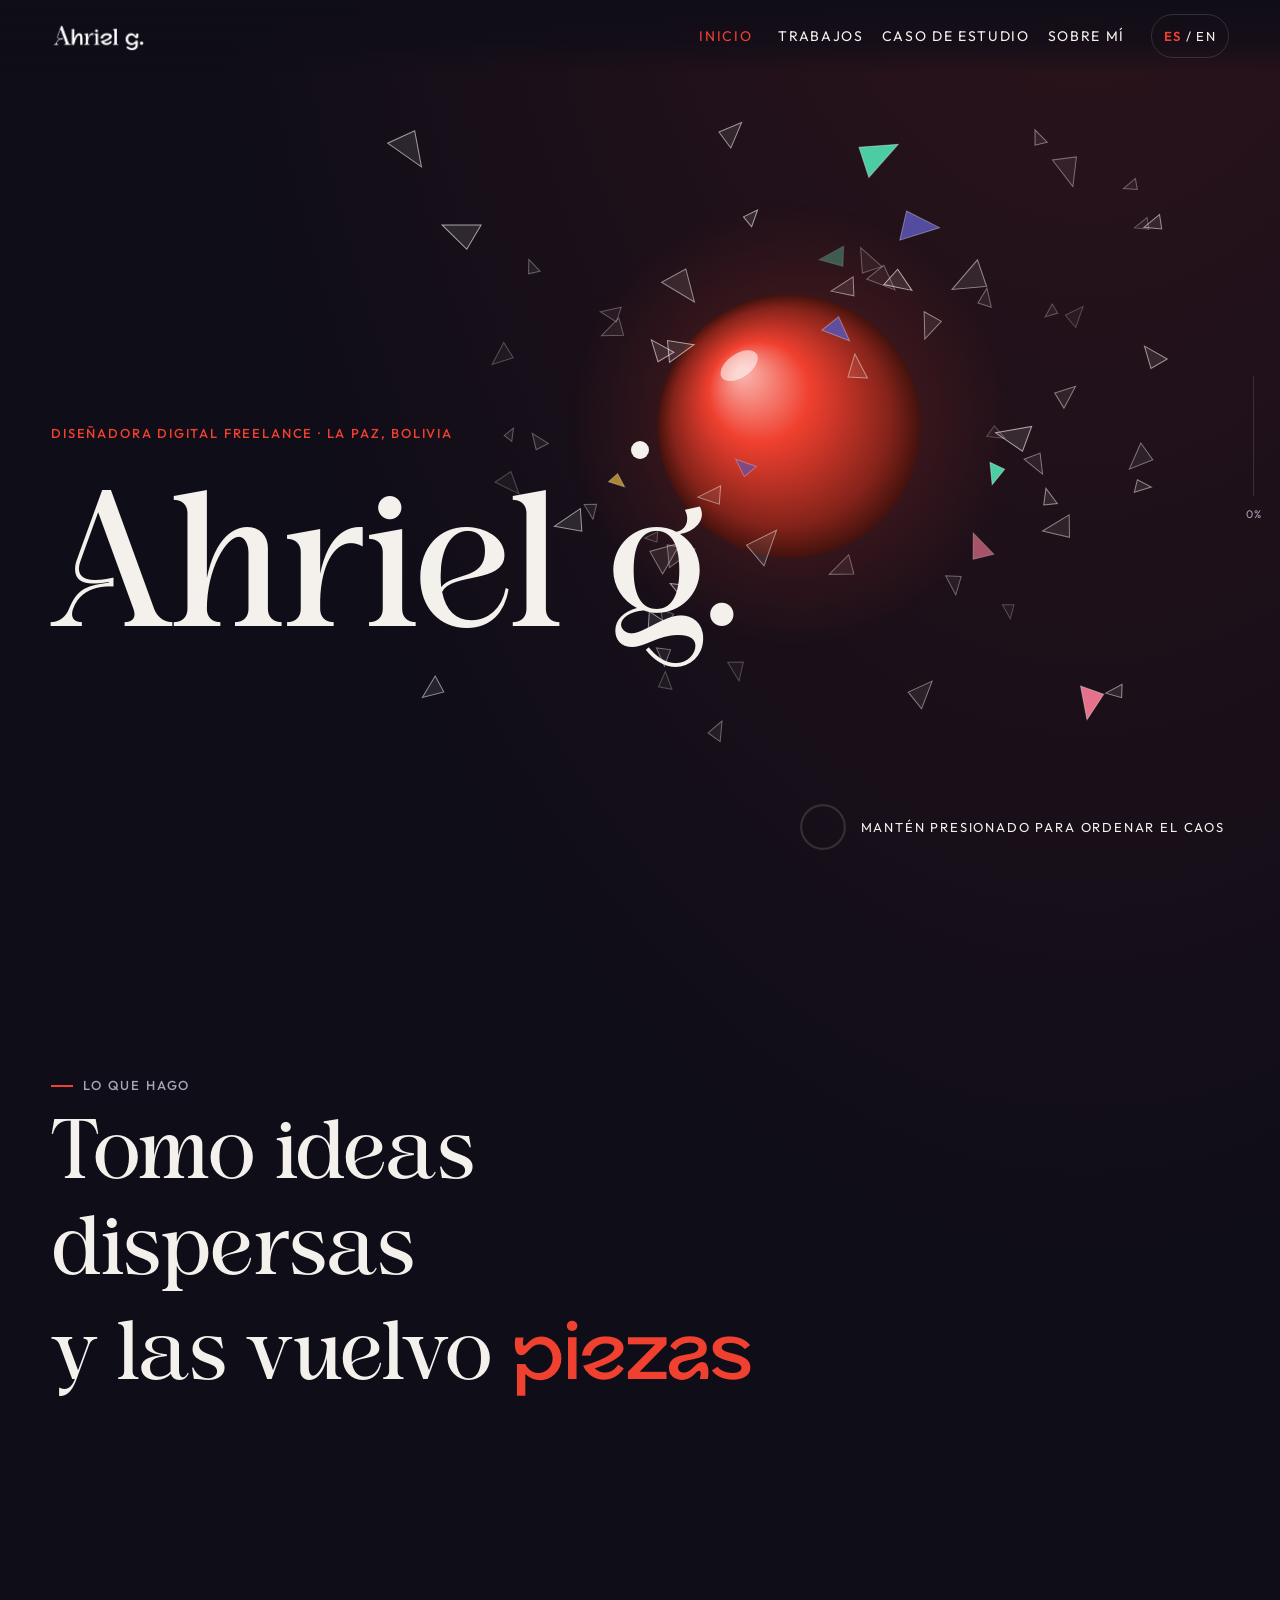
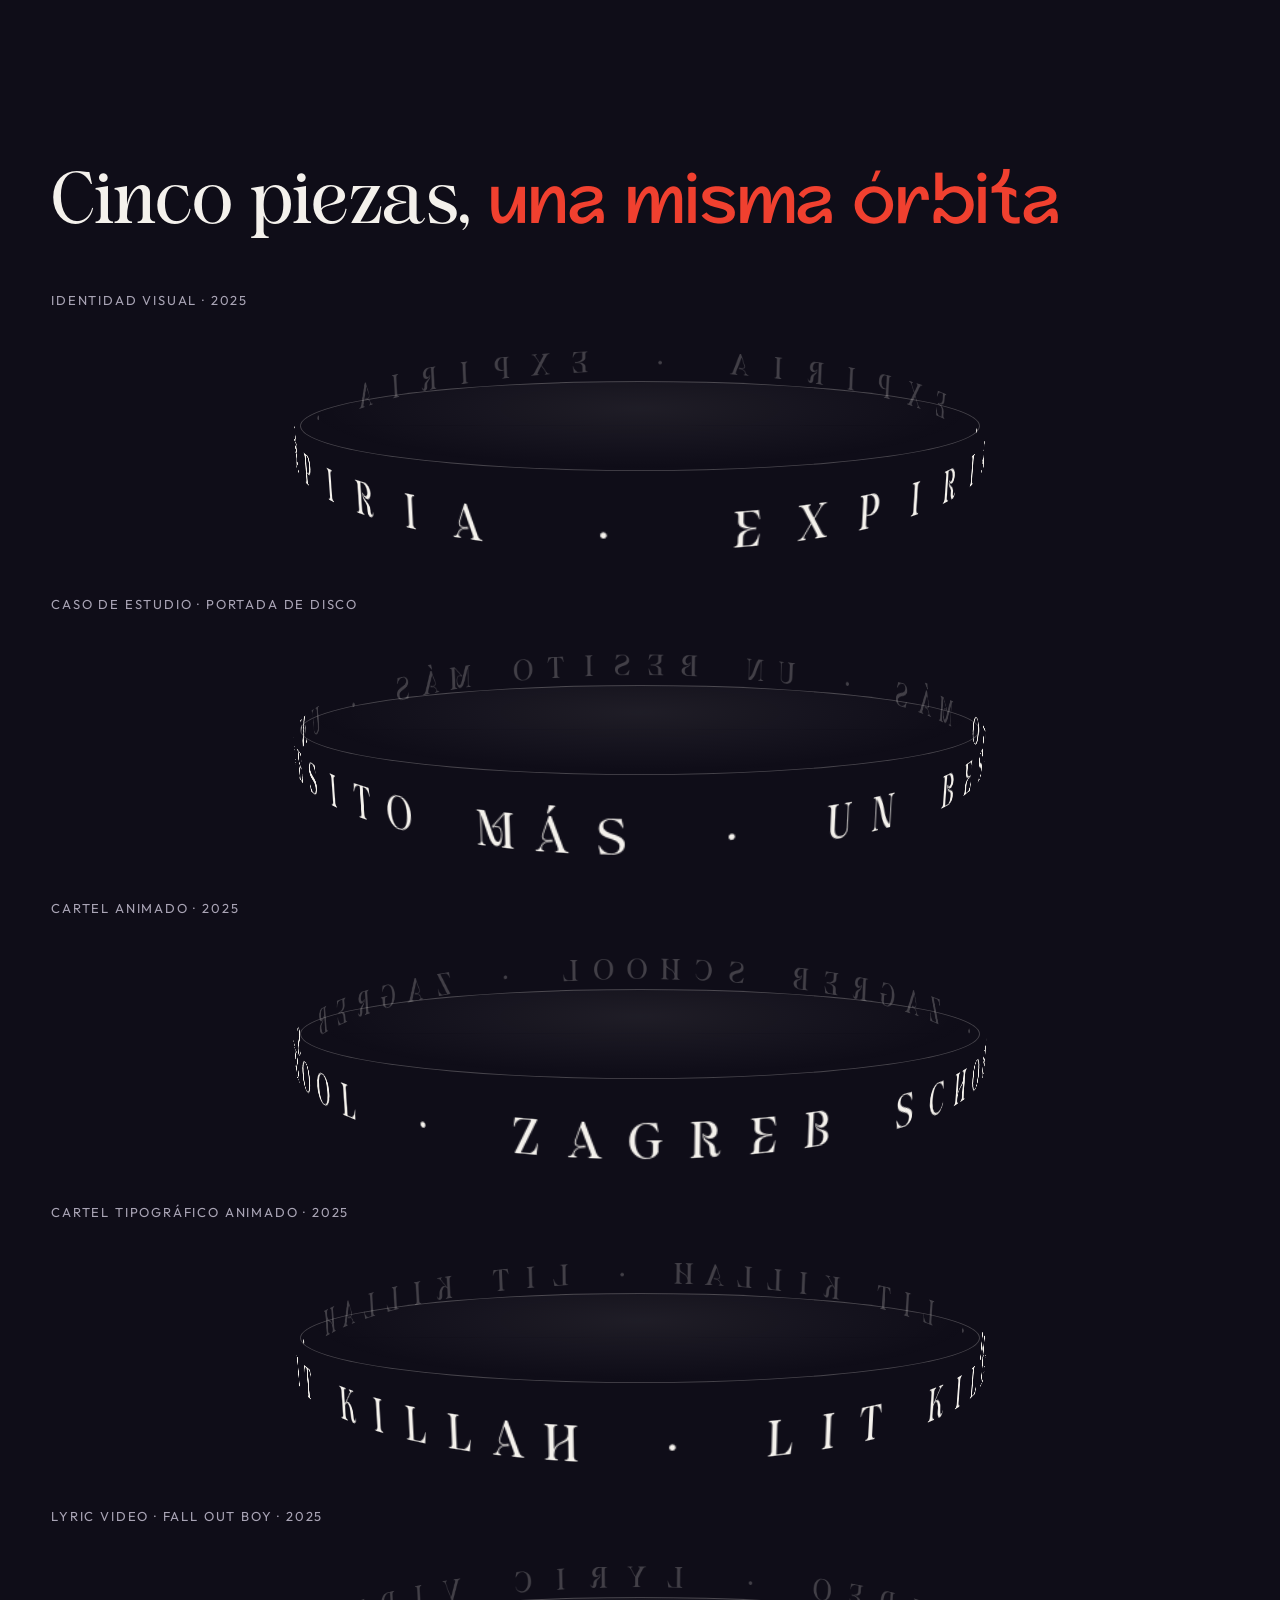
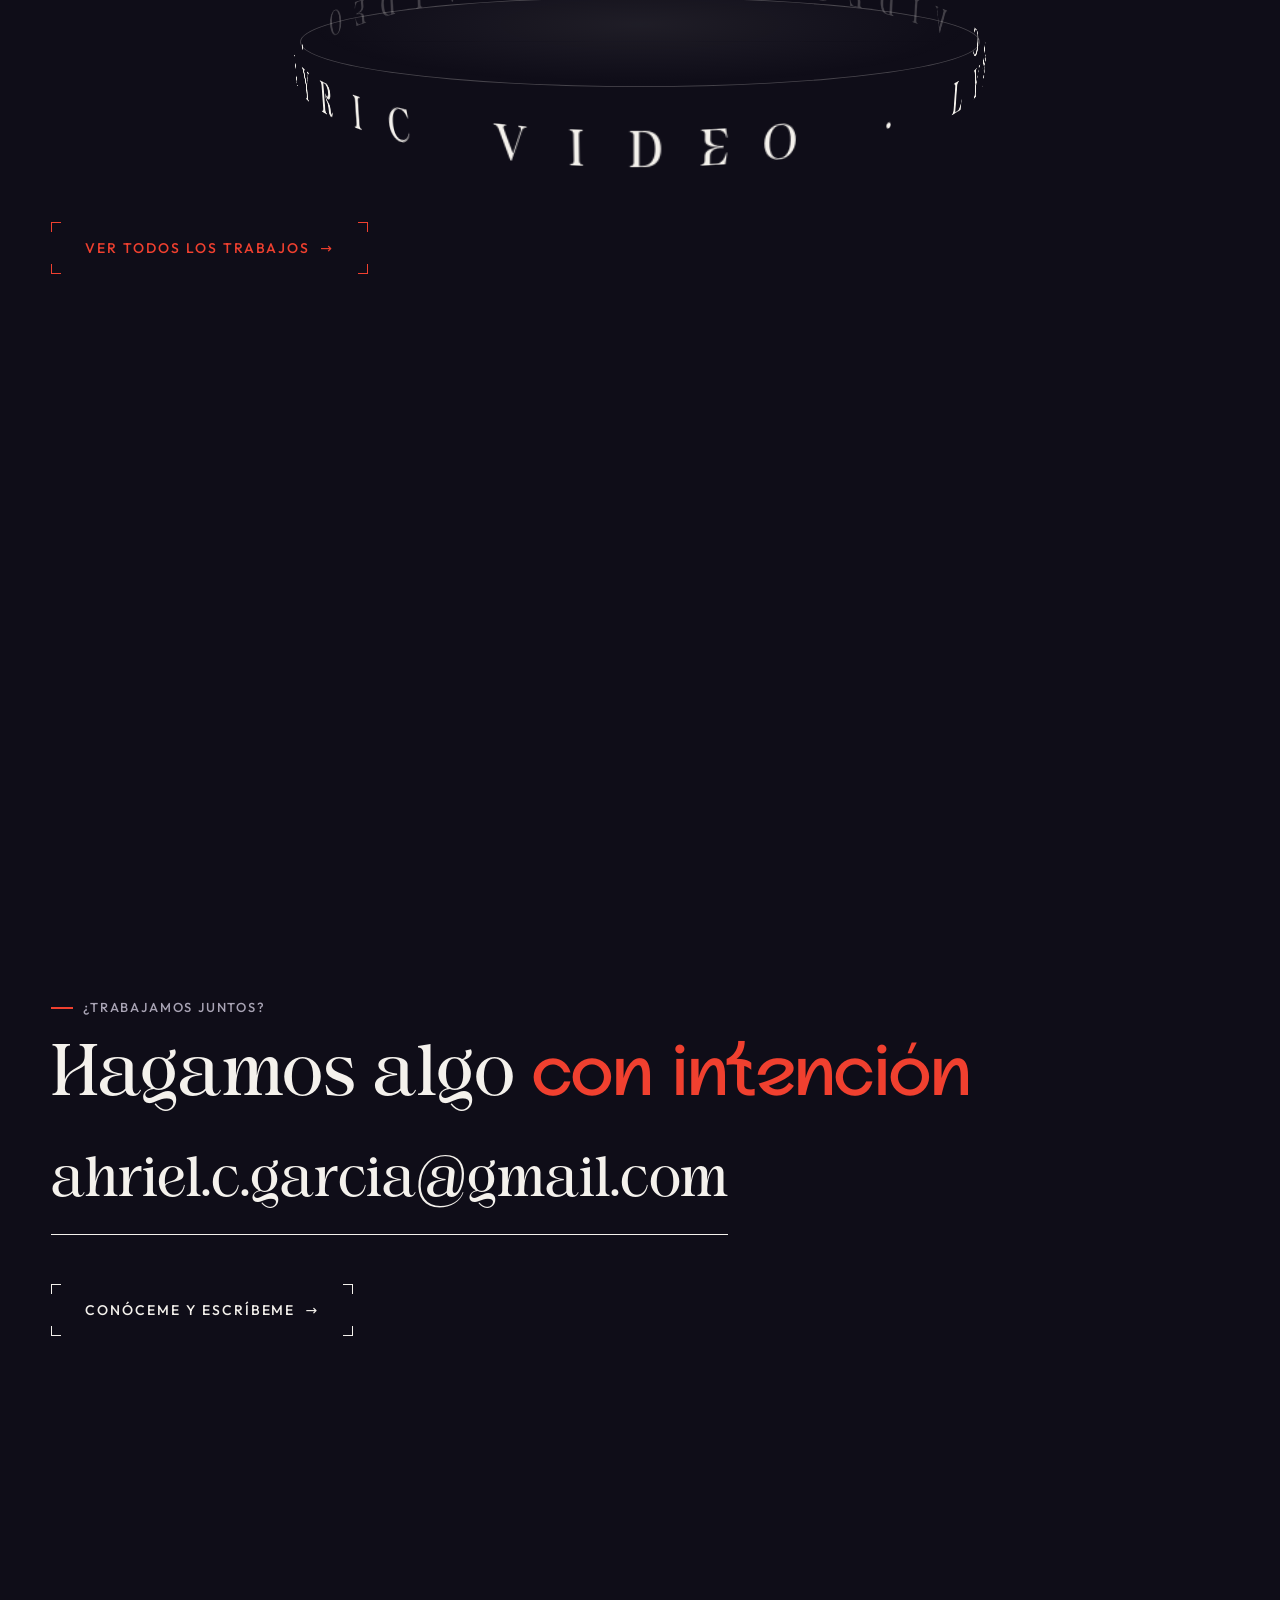
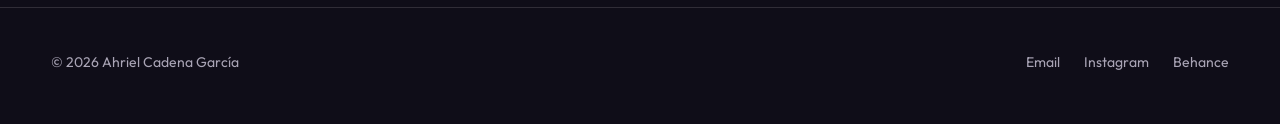
<file: index.html>
<!DOCTYPE html>
<html lang="es" class="cargando">
<head>
  <meta charset="UTF-8">
  <meta name="viewport" content="width=device-width, initial-scale=1">
  <title>Ahriel G. · Diseñadora digital</title>
  <meta name="description" content="Portafolio de Ahriel Cadena García (Ahriel G.), diseñadora digital freelance en La Paz, Bolivia: branding, diseño editorial, animación tipográfica y web.">
  <meta name="theme-color" content="#0F0D18">
  <link rel="icon" href="assets/img/marca/favicon.png">
  <link rel="preload" href="assets/fonts/ramesha-regular.woff" as="font" type="font/woff" crossorigin>
  <link rel="preload" href="assets/fonts/gebuk-regular.woff" as="font" type="font/woff" crossorigin>
  <link rel="stylesheet" href="css/estilos.css">
</head>
<body class="pagina-inicio">
  <a class="saltar" href="#contenido" data-i18n="saltar">Saltar al contenido</a>

  <!-- ===== PRECARGA: el porcentaje sube según lo que de verdad se carga ===== -->
  <div class="precarga" aria-hidden="true">
    <div>
      <img src="assets/img/marca/logo-blanco.webp" alt="">
      <div class="precarga__barra"><i></i></div>
      <div class="precarga__num"><span>0</span>%</div>
    </div>
  </div>

  <!-- ===== CABECERA (igual en todas las páginas) ===== -->
  <header class="cabecera">
    <a class="cabecera__logo" href="index.html" aria-label="Ahriel G. · Inicio" data-i18n-aria="aria_inicio">
      <img src="assets/img/marca/logo-blanco.webp" alt="Ahriel g." width="777" height="280">
    </a>
    <nav class="menu" aria-label="Principal">
      <ul class="menu__lista">
        <li><a class="menu__enlace" href="index.html" aria-current="page"><span data-i18n="nav_inicio">Inicio</span></a></li>
        <li><a class="menu__enlace" href="trabajos.html"><span data-i18n="nav_trabajos">Trabajos</span></a></li>
        <li><a class="menu__enlace" href="caso.html"><span data-i18n="nav_caso">Caso de estudio</span></a></li>
        <li><a class="menu__enlace" href="sobre-mi.html"><span data-i18n="nav_sobre">Sobre mí</span></a></li>
      </ul>
      <button class="idioma" type="button"><b>ES</b> / EN</button>
      <button class="menu__abrir" type="button" aria-expanded="false" aria-label="Abrir menú" data-i18n-aria="aria_menu"><i></i><i></i></button>
    </nav>
  </header>

  <!-- ===== LIENZO: bolita roja y fragmentos (js/inicio.js) ===== -->
  <canvas class="inicio-lienzo" aria-hidden="true"></canvas>
  <div class="avance" aria-hidden="true"><i></i><span>0%</span></div>

  <main id="contenido">

    <!-- ===== 1. PORTADA =====
         "Del caos a la forma" y el texto aparecen cuando se completa el gesto
         de mantener presionado sobre la bolita (o la tecla Espacio en el botón). -->
    <section class="portada" aria-labelledby="titulo-portada">
      <p class="etiqueta portada__etiqueta sobre-lienzo" data-i18n="portada_etiqueta">Diseñadora digital freelance · La Paz, Bolivia</p>
      <h1 id="titulo-portada" class="portada__titulo sobre-lienzo">Ahriel g.</h1>
      <p class="portada__frase sobre-lienzo" data-partir data-i18n="portada_frase">Del caos a la <em>forma</em></p>
      <div class="portada__pie sobre-lienzo">
        <p class="portada__texto" data-i18n="portada_texto">Diseño marcas, piezas editoriales, animación tipográfica y webs, con ojo para los detalles.</p>
        <button class="mantener" type="button">
          <svg class="mantener__anillo" viewBox="0 0 44 44" aria-hidden="true"><circle class="fondo" cx="22" cy="22" r="20"/><circle class="lleno" cx="22" cy="22" r="20"/></svg>
          <span class="solo-mouse" data-i18n="mantener_mouse">Mantén presionado para ordenar el caos</span>
          <span class="solo-tactil" data-i18n="mantener_tactil">Mantén el dedo para ordenar el caos</span>
        </button>
      </div>
    </section>

    <!-- ===== 2. LO QUE HAGO: una sola frase grande, sin lista ===== -->
    <section class="bloque bloque--hago" aria-labelledby="titulo-hago">
      <div class="contenedor">
        <p class="etiqueta etiqueta--raya aparece sobre-lienzo" data-i18n="hago_etiqueta">Lo que hago</p>
        <h2 id="titulo-hago" class="aparece sobre-lienzo" data-i18n="hago_titulo">Tomo ideas dispersas<br>y las vuelvo <span class="acento">piezas</span></h2>
      </div>
    </section>

    <!-- ===== 3. CINCO PIEZAS: anillos transparentes =====
         Cada anillo tiene una capa trasera y una delantera; la bolita pasa por el medio.
         Las letras se crean solas con js/inicio.js a partir de data-texto. -->
    <section class="bloque" aria-labelledby="titulo-trabajos">
      <div class="contenedor">
        <p class="etiqueta etiqueta--raya aparece sobre-lienzo" data-i18n="trab_etiqueta">Trabajos seleccionados</p>
        <h2 id="titulo-trabajos" class="aparece sobre-lienzo" data-i18n="trab_titulo">Cinco piezas, <span class="acento">una misma órbita</span></h2>
        <div class="anillos">
          <a class="anillo" href="trabajos.html#expiria" data-texto="EXPIRIA · " data-cursor="Ver<br>proyecto" data-i18n-cursor="cursor_ver">
            <span class="solo-lector">Expiria</span>
            <span class="anillo__dato" data-i18n="anillo_1">Identidad visual · 2025</span>
          </a>
          <a class="anillo" href="caso.html" data-texto="UN BESITO MÁS · " data-cursor="Leer<br>el caso" data-i18n-cursor="cursor_caso">
            <span class="solo-lector">Un besito más</span>
            <span class="anillo__dato" data-i18n="anillo_2">Caso de estudio · Portada de disco</span>
          </a>
          <a class="anillo" href="trabajos.html#zagreb" data-texto="ZAGREB SCHOOL · " data-cursor="Ver<br>proyecto" data-i18n-cursor="cursor_ver">
            <span class="solo-lector">The Zagreb School</span>
            <span class="anillo__dato" data-i18n="anillo_3">Cartel animado · 2025</span>
          </a>
          <a class="anillo" href="trabajos.html#lit" data-texto="LIT KILLAH · " data-cursor="Ver<br>proyecto" data-i18n-cursor="cursor_ver">
            <span class="solo-lector">Lit Killah</span>
            <span class="anillo__dato" data-i18n="anillo_4">Cartel tipográfico animado · 2025</span>
          </a>
          <a class="anillo" href="trabajos.html#lyric" data-texto="LYRIC VIDEO · " data-cursor="Ver<br>proyecto" data-i18n-cursor="cursor_ver">
            <span class="solo-lector">Fall Out Boy – My Songs Know What You Did in the Dark</span>
            <span class="anillo__dato" data-i18n="anillo_5">Lyric video · Fall Out Boy · 2025</span>
          </a>
        </div>
        <p class="aparece sobre-lienzo" style="margin-top:40px"><a class="boton boton--acento" href="trabajos.html"><span class="c1"></span><span class="c2"></span><span data-i18n="ver_todos">Ver todos los trabajos</span> <span class="flecha">→</span></a></p>
      </div>
    </section>

    <!-- ===== 4. CIERRE: la bolita roja crece hasta llenar la pantalla ===== -->
    <section class="bloque cierre" aria-labelledby="titulo-cierre">
      <div class="contenedor cierre__texto sobre-lienzo">
        <p class="etiqueta etiqueta--raya aparece" data-i18n="cierre_etiqueta">¿Trabajamos juntos?</p>
        <h2 id="titulo-cierre" class="aparece" data-i18n="cierre_titulo">Hagamos algo <span class="acento">con intención</span></h2>
        <a class="cierre__correo aparece" href="mailto:ahriel.c.garcia@gmail.com">ahriel.c.garcia@gmail.com</a>
        <p class="aparece"><a class="boton" href="sobre-mi.html#contacto"><span class="c1"></span><span class="c2"></span><span data-i18n="cierre_boton">Conóceme y escríbeme</span> <span class="flecha">→</span></a></p>
      </div>
    </section>
  </main>

  <footer class="pie">
    <span>© <span data-anio>2026</span> Ahriel Cadena García</span>
    <div class="pie__enlaces">
      <a href="mailto:ahriel.c.garcia@gmail.com">Email</a>
      <a href="https://www.instagram.com/aliiii7867/" target="_blank" rel="noopener">Instagram</a>
      <a href="https://www.behance.net/ahrielg" target="_blank" rel="noopener">Behance</a>
    </div>
  </footer>

  <div class="transicion" aria-hidden="true"><img src="assets/img/marca/logo-negativo.webp" alt=""></div>

  <script src="js/textos.js"></script>
  <script src="js/comun.js"></script>
  <script src="js/inicio.js"></script>
</body>
</html>
</file>
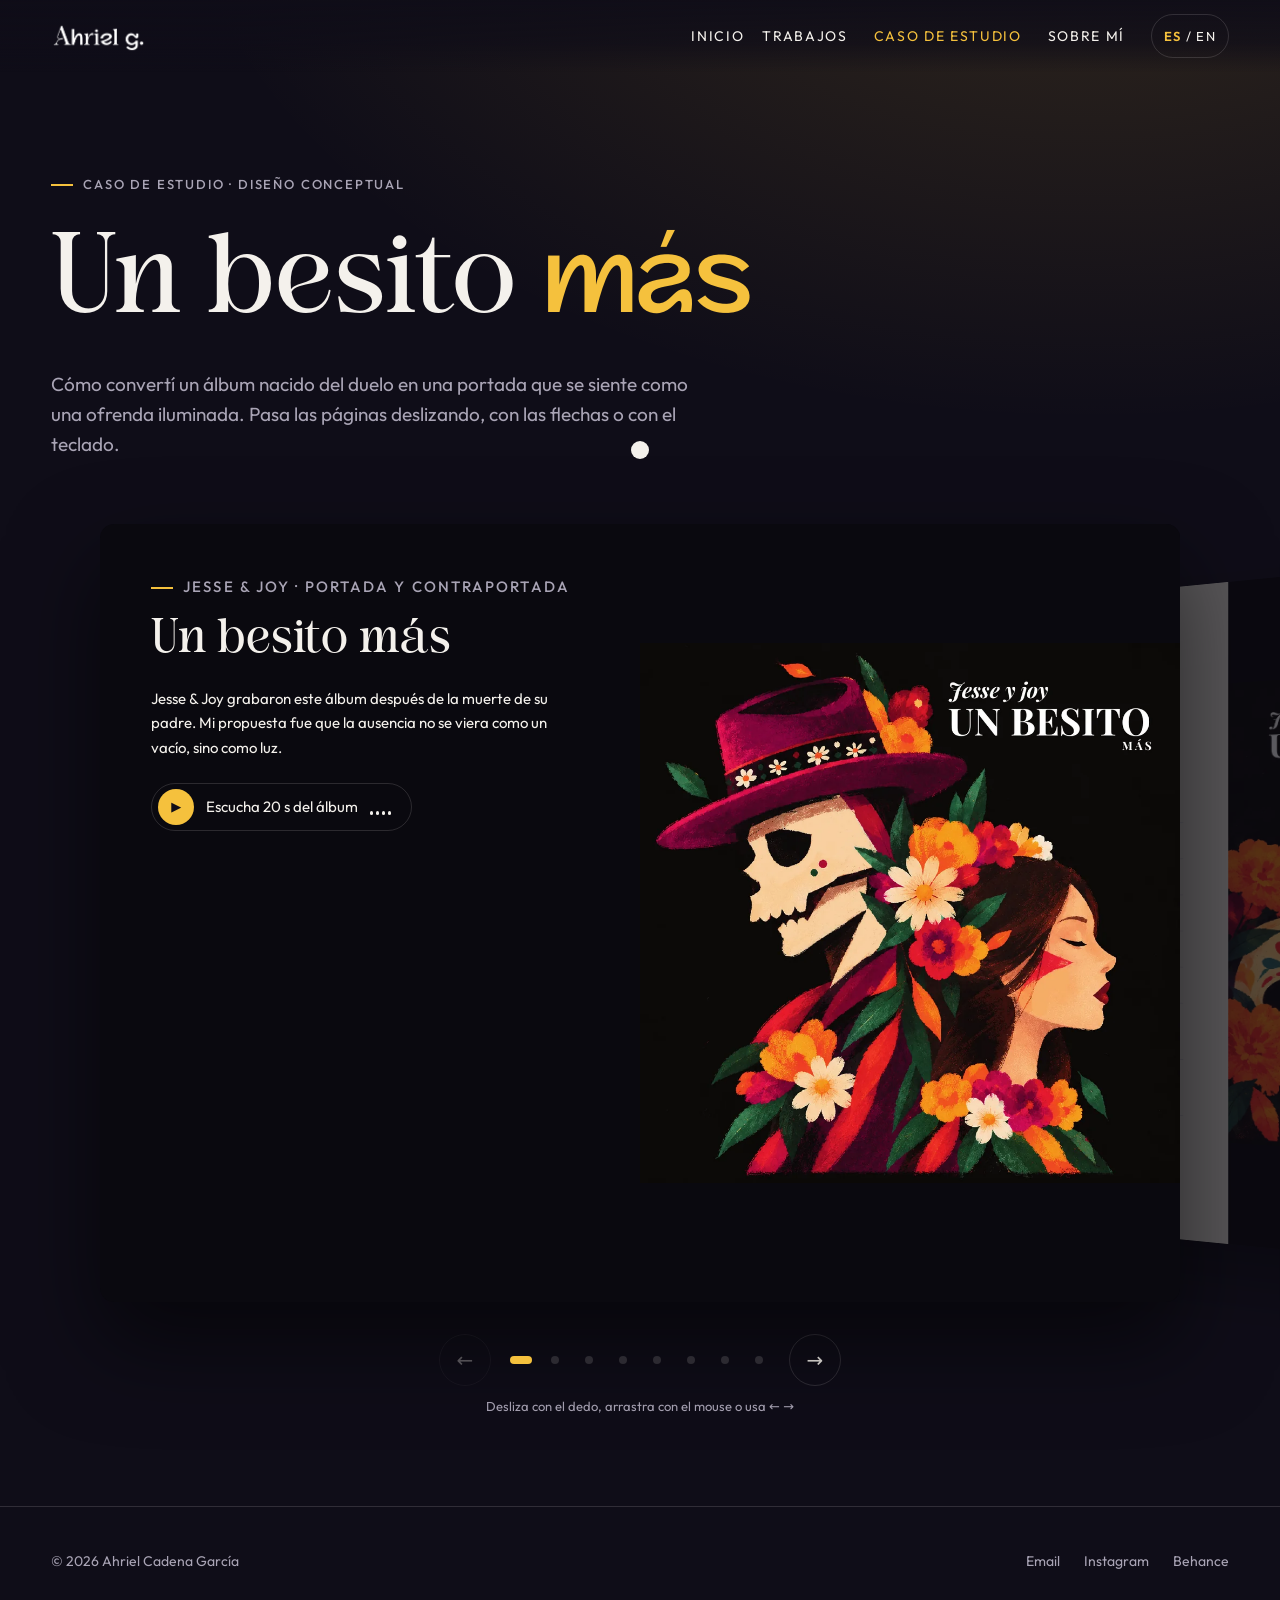
<file: caso.html>
<!DOCTYPE html>
<html lang="es" class="cargando">
<head>
  <meta charset="UTF-8">
  <meta name="viewport" content="width=device-width, initial-scale=1">
  <title>Un besito más · Caso de estudio · Ahriel G.</title>
  <meta name="description" content="Caso de estudio: portada y contraportada del álbum Un besito más, de Jesse & Joy. Investigación, concepto, proceso y resultado.">
  <meta name="theme-color" content="#0F0D18">
  <link rel="icon" href="assets/img/marca/favicon.png">
  <link rel="stylesheet" href="css/estilos.css">
</head>
<body class="pagina-caso">
  <a class="saltar" href="#contenido" data-i18n="saltar">Saltar al contenido</a>

  <header class="cabecera">
    <a class="cabecera__logo" href="index.html" aria-label="Ahriel G. · Inicio" data-i18n-aria="aria_inicio">
      <img src="assets/img/marca/logo-blanco.webp" alt="Ahriel g." width="777" height="280">
    </a>
    <nav class="menu" aria-label="Principal">
      <ul class="menu__lista">
        <li><a class="menu__enlace" href="index.html"><span data-i18n="nav_inicio">Inicio</span></a></li>
        <li><a class="menu__enlace" href="trabajos.html"><span data-i18n="nav_trabajos">Trabajos</span></a></li>
        <li><a class="menu__enlace" href="caso.html" aria-current="page"><span data-i18n="nav_caso">Caso de estudio</span></a></li>
        <li><a class="menu__enlace" href="sobre-mi.html"><span data-i18n="nav_sobre">Sobre mí</span></a></li>
      </ul>
      <button class="idioma" type="button"><b>ES</b> / EN</button>
      <button class="menu__abrir" type="button" aria-expanded="false" aria-label="Abrir menú" data-i18n-aria="aria_menu"><i></i><i></i></button>
    </nav>
  </header>

  <main id="contenido">
    <section class="encabezado contenedor">
      <p class="etiqueta etiqueta--raya aparece" data-i18n="ca_etiqueta">Caso de estudio · Diseño conceptual</p>
      <h1 class="aparece" data-i18n="ca_titulo">Un besito <span class="acento">más</span></h1>
      <p class="aparece" data-i18n="ca_intro">Cómo convertí un álbum nacido del duelo en una portada que se siente como una ofrenda iluminada. Pasa las páginas deslizando, con las flechas o con el teclado.</p>
    </section>

    <!-- ===== REVISTA: cada .pagina es una hoja. La altura se ajusta sola al
         contenido más largo, así que ningún texto se corta. ===== -->
    <section class="revista contenedor" aria-roledescription="carrusel" aria-label="Caso de estudio por páginas" data-i18n-aria="aria_revista">
      <div class="revista__escena">

        <!-- 0 · PORTADA -->
        <article class="pagina pagina--oscura" aria-roledescription="página">
          <div class="pagina__texto">
            <p class="etiqueta etiqueta--raya" data-i18n="ca_p0_et">Jesse &amp; Joy · Portada y contraportada</p>
            <h2 data-i18n="ca_p0_t">Un besito más</h2>
            <p data-i18n="ca_p0_p">Jesse &amp; Joy grabaron este álbum después de la muerte de su padre. Mi propuesta fue que la ausencia no se viera como un vacío, sino como luz.</p>
            <button class="escuchar" type="button" aria-pressed="false">
              <span class="escuchar__icono" aria-hidden="true">▶</span>
              <span data-i18n="ca_escuchar">Escucha 20 s del álbum</span>
              <span class="escuchar__barras" aria-hidden="true"><i></i><i></i><i></i><i></i></span>
            </button>
            <audio src="assets/audio/un-besito-mas-fragmento.mp3" preload="none"></audio>
          </div>
          <div class="pagina__imagen cubrir cuadrada"><img src="assets/img/caso/portada.webp" alt="Portada final del disco Un besito más: una calavera y una mujer de perfil unidas por flores de cempasúchil sobre fondo negro" data-i18n-alt="alt_portada"></div>
        </article>

        <!-- 1 · FICHA TÉCNICA -->
        <article class="pagina" aria-roledescription="página">
          <div class="pagina__texto">
            <p class="etiqueta etiqueta--raya" data-i18n="ca_p1_et">Ficha técnica</p>
            <h2 data-i18n="ca_p1_t">El proyecto en una mirada</h2>
            <table class="conceptos">
              <tr><td data-i18n="f_proyecto">Proyecto</td><td data-i18n="ca_f1">Portada y contraportada del disco “Un besito más”</td></tr>
              <tr><td data-i18n="f_cliente">Artista</td><td>Jesse &amp; Joy</td></tr>
              <tr><td data-i18n="f_contexto">Contexto</td><td data-i18n="ca_f2">Diseño Conceptual · segundo parcial</td></tr>
              <tr><td data-i18n="f_anio">Año</td><td data-i18n="ca_f0">Octubre de 2026</td></tr>
              <tr><td data-i18n="f_disciplina">Disciplina</td><td data-i18n="ca_f3">Diseño conceptual, ilustración y diseño editorial</td></tr>
              <tr><td data-i18n="f_herramientas">Herramientas</td><td data-i18n="ca_f4">Krita y Canva</td></tr>
              <tr><td data-i18n="f_rol">Mi rol</td><td data-i18n="ca_f5">Proyecto individual: investigación, concepto, ilustración y diseño</td></tr>
              <tr><td data-i18n="f_metodo">Método</td><td data-i18n="ca_f6">Design thinking: empatizar, definir, idear, prototipar y testear</td></tr>
            </table>
          </div>
          <div class="pagina__imagen cubrir cuadrada"><img src="assets/img/caso/contraportada.webp" alt="Contraportada del disco con la lista de canciones" data-i18n-alt="alt_contra" loading="lazy"></div>
        </article>

        <!-- 2 · ACTO 1: EL CONFLICTO Y EL BRIEF -->
        <article class="pagina" aria-roledescription="página">
          <div class="pagina__texto">
            <p class="etiqueta etiqueta--raya" data-i18n="ca_p2_et">Acto 1 · El conflicto y el brief</p>
            <h2 data-i18n="ca_p2_t">Un disco hecho de <span class="acento">duelo</span></h2>
            <p data-i18n="ca_p2_a">Jesse &amp; Joy escribieron la canción que da nombre al álbum pocos días después de perder a su padre. Habla de que nada es para siempre y de la esperanza de reencontrarse para darse ese “besito” que quedó pendiente.</p>
            <h3 data-i18n="ca_p2_h1">Para quién</h3>
            <p data-i18n="ca_p2_b">Personas de 24 a 30 años que crecieron con el dúo y lo asocian a sus primeros desamores. Escuchan baladas y pop latino en playlists de desamor, casi siempre de noche, y buscan una compañía que le ponga palabras a lo que sienten.</p>
            <h3 data-i18n="ca_p2_h2">El objetivo</h3>
            <p data-i18n="ca_p2_c">Diseñar una portada y una contraportada que tradujeran ese duelo y la doble pertenencia de los hermanos —hijos de madre estadounidense y padre mexicano— sin caer en una tristeza literal.</p>
          </div>
          <div class="pagina__imagen"><img src="assets/img/caso/lamina-02.webp" alt="Lámina de la fase Empatizar: estudio del oyente y del artista" data-i18n-alt="alt_l02" loading="lazy"></div>
        </article>

        <!-- 3 · SECCIÓN ELECTIVA C: INVESTIGACIÓN E INTERPRETACIÓN -->
        <article class="pagina" aria-roledescription="página">
          <div class="pagina__texto">
            <p class="etiqueta etiqueta--raya" data-i18n="ca_p3_et">Investigación e interpretación</p>
            <h2 data-i18n="ca_p3_t">De lo que se siente a lo que se ve</h2>
            <p data-i18n="ca_p3_a">Investigué la historia del álbum y su portada original, que une los volcanes Popocatépetl e Iztaccíhuatl con el lago Michigan. Después traduje cada emoción en un concepto visual concreto:</p>
            <table class="conceptos">
              <tr><td data-i18n="ca_s1">Duelo que se transforma</td><td data-i18n="ca_c1">Ausencia luminosa</td></tr>
              <tr><td data-i18n="ca_s2">Despedida pendiente</td><td data-i18n="ca_c2">Gesto inconcluso</td></tr>
              <tr><td data-i18n="ca_s3">Doble pertenencia</td><td data-i18n="ca_c3">Frontera líquida</td></tr>
              <tr><td data-i18n="ca_s4">Memoria del padre</td><td data-i18n="ca_c4">Fotografía rota y recompuesta</td></tr>
              <tr><td data-i18n="ca_s5">Dolor íntimo y contenido</td><td data-i18n="ca_c5">Calidez apagada</td></tr>
              <tr><td data-i18n="ca_s6">Esperanza de reencuentro</td><td data-i18n="ca_c6">Eco</td></tr>
              <tr><td data-i18n="ca_s7">Ternura, el “besito”</td><td data-i18n="ca_c7">Gesto mínimo</td></tr>
            </table>
            <p data-i18n="ca_p3_b"><strong>Insight:</strong> el disco no habla de la muerte, sino de la ausencia de alguien querido.</p>
          </div>
          <div class="pagina__imagen"><img src="assets/img/caso/lamina-03.webp" alt="Lámina de la fase Definir: sentimientos convertidos en conceptos visuales" data-i18n-alt="alt_l03" loading="lazy"></div>
        </article>

        <!-- 4 · ACTO 2: IDEAR -->
        <article class="pagina" aria-roledescription="página">
          <div class="pagina__texto">
            <p class="etiqueta etiqueta--raya" data-i18n="ca_p4_et">Acto 2 · El proceso</p>
            <h2 data-i18n="ca_p4_t">Muchas ideas para cada concepto</h2>
            <p data-i18n="ca_p4_a">Para cada concepto hice una lluvia de ideas: una silla vacía junto a una ventana al atardecer, unas manos que casi se tocan, dos paisajes fundidos en un mismo horizonte, reparaciones doradas como en el kintsugi, un beso en la frente.</p>
            <p data-i18n="ca_p4_b">El mapa mental ordenó todo en tres columnas: el sentimiento, el concepto visual y cómo se vería. Toca una lámina para verla en grande.</p>
            <div class="miniaturas">
              <button type="button" data-ampliar="assets/img/caso/lamina-04.webp"><img src="assets/img/caso/lamina-04.webp" alt="Lluvia de ideas, parte 1" data-i18n-alt="alt_l04" loading="lazy"></button>
              <button type="button" data-ampliar="assets/img/caso/lamina-05.webp"><img src="assets/img/caso/lamina-05.webp" alt="Lluvia de ideas, parte 2" data-i18n-alt="alt_l05" loading="lazy"></button>
            </div>
          </div>
          <div class="pagina__imagen"><img src="assets/img/caso/lamina-06.webp" alt="Mapa mental: sentimiento, concepto visual y cómo se vería" data-i18n-alt="alt_l06" loading="lazy"></div>
        </article>

        <!-- 5 · ACTO 2: MOODBOARD, BOCETOS Y PROTOTIPO -->
        <article class="pagina" aria-roledescription="página">
          <div class="pagina__texto">
            <p class="etiqueta etiqueta--raya" data-i18n="ca_p5_et">Acto 2 · La transformación</p>
            <h2 data-i18n="ca_p5_t">Del moodboard al <span class="acento">prototipo</span></h2>
            <p data-i18n="ca_p5_a">El moodboard fijó el tono: atardeceres desaturados en ámbar, terracota y azul noche, grano suave y luz baja. En los bocetos probé distintas composiciones hasta encontrar la que reunía todos los conceptos.</p>
            <p data-i18n="ca_p5_b">La clave fue el Día de Muertos, una tradición mexicana que une la muerte con el amor y recuerda a quien se fue sin borrarlo.</p>
            <div class="miniaturas">
              <button type="button" data-ampliar="assets/img/caso/lamina-07.webp"><img src="assets/img/caso/lamina-07.webp" alt="Moodboard" data-i18n-alt="alt_l07" loading="lazy"></button>
              <button type="button" data-ampliar="assets/img/caso/lamina-08.webp"><img src="assets/img/caso/lamina-08.webp" alt="Bocetos" data-i18n-alt="alt_l08" loading="lazy"></button>
            </div>
          </div>
          <div class="pagina__imagen"><img src="assets/img/caso/lamina-09.webp" alt="Lámina de la fase Prototipar" data-i18n-alt="alt_l09" loading="lazy"></div>
        </article>

        <!-- 6 · ACTO 3: EL DESENLACE -->
        <article class="pagina pagina--oscura" aria-roledescription="página">
          <div class="pagina__texto">
            <p class="etiqueta etiqueta--raya" data-i18n="ca_p6_et">Acto 3 · El desenlace</p>
            <h2 data-i18n="ca_p6_t">Una ofrenda <span class="acento">iluminada</span></h2>
            <p data-i18n="ca_p6_a">Dibujé una calavera y una mujer de perfil, muy cerca pero sin tocarse, con flores que cruzan de una a otra: el beso que ya no se puede dar y la frontera borrosa entre los vivos y los muertos.</p>
            <p data-i18n="ca_p6_b">El fondo negro evoca el luto y la noche, y hace que los naranjas del cempasúchil, los magentas y los rojos brillen como velas. El verde de las hojas es el único contrapunto frío.</p>
            <p data-i18n="ca_p6_c">Elegí una serif de alto contraste: “Jesse y Joy” en cursiva, como una firma; “UN BESITO” grande y en blanco; y “MÁS” pequeño y espaciado, como un susurro de lo que quedó pendiente.</p>
          </div>
          <div class="pagina__imagen cubrir cuadrada"><img src="assets/img/caso/ilustracion.webp" alt="Ilustración final: flores otoñales sobre fondo negro" data-i18n-alt="alt_ilus" loading="lazy"></div>
        </article>

        <!-- 7 · ACTO 3: EL IMPACTO -->
        <article class="pagina pagina--oscura" aria-roledescription="página">
          <div class="pagina__texto">
            <p class="etiqueta etiqueta--raya" data-i18n="ca_p7_et">Acto 3 · El impacto</p>
            <h2 data-i18n="ca_p7_t">La pieza en su contexto</h2>
            <p data-i18n="ca_p7_a">Aplicada al disco, la portada está pensada para leerse en tres escalas: de lejos, en miniatura dentro de una aplicación de música y en detalle, cuando el disco está en las manos.</p>
            <p data-i18n="ca_p7_b">Cada decisión de color y de tipografía nace de la investigación: la ausencia convertida en luz, la ofrenda en lugar del vacío.</p>
            <p data-i18n="ca_p7_c">En la evaluación, el concepto y la solución visual se consideraron sólidos. La observación principal fue que faltaba mostrar con más claridad cómo filtré las ideas y por qué elegí cada camino. Me quedo con ese aprendizaje: documentar la toma de decisiones con la misma intención que la pieza final, para que se vea no solo el resultado, sino el criterio que hay detrás.</p>
            <div class="miniaturas">
              <button type="button" data-ampliar="assets/img/caso/lamina-10.webp"><img src="assets/img/caso/lamina-10.webp" alt="Lámina de resultados" data-i18n-alt="alt_l10" loading="lazy"></button>
              <button type="button" data-ampliar="assets/img/caso/contraportada.webp"><img src="assets/img/caso/contraportada.webp" alt="Contraportada" data-i18n-alt="alt_contra" loading="lazy"></button>
            </div>
            <p style="margin-top:22px"><a class="boton boton--acento" href="trabajos.html"><span class="c1"></span><span class="c2"></span><span data-i18n="ca_mas_trabajos">Ver más trabajos</span> <span class="flecha">→</span></a></p>
          </div>
          <div class="pagina__imagen cubrir cuadrada"><img src="assets/img/caso/mockup-floral.webp" alt="Mockup del disco Un besito más con la portada floral" data-i18n-alt="alt_mockup" loading="lazy"></div>
        </article>
      </div>

      <div class="revista__controles">
        <button class="revista__flecha" type="button" data-dir="-1" aria-label="Página anterior" data-i18n-aria="aria_anterior">←</button>
        <div class="revista__puntos" role="tablist"></div>
        <button class="revista__flecha" type="button" data-dir="1" aria-label="Página siguiente" data-i18n-aria="aria_siguiente">→</button>
      </div>
      <p class="revista__pista" data-i18n="ca_pista">Desliza con el dedo, arrastra con el mouse o usa ← →</p>
    </section>
  </main>

  <div class="visor" role="dialog" aria-modal="true" aria-label="Lámina ampliada" data-i18n-aria="aria_visor">
    <button type="button" aria-label="Cerrar" data-i18n-aria="aria_cerrar">✕</button>
    <img alt="">
  </div>

  <footer class="pie">
    <span>© <span data-anio>2026</span> Ahriel Cadena García</span>
    <div class="pie__enlaces">
      <a href="mailto:ahriel.c.garcia@gmail.com">Email</a>
      <a href="https://www.instagram.com/aliiii7867/" target="_blank" rel="noopener">Instagram</a>
      <a href="https://www.behance.net/ahrielg" target="_blank" rel="noopener">Behance</a>
    </div>
  </footer>

  <div class="transicion" aria-hidden="true"><img src="assets/img/marca/logo-negativo.webp" alt=""></div>

  <script src="js/textos.js"></script>
  <script src="js/comun.js"></script>
  <script src="js/caso.js"></script>
</body>
</html>
</file>
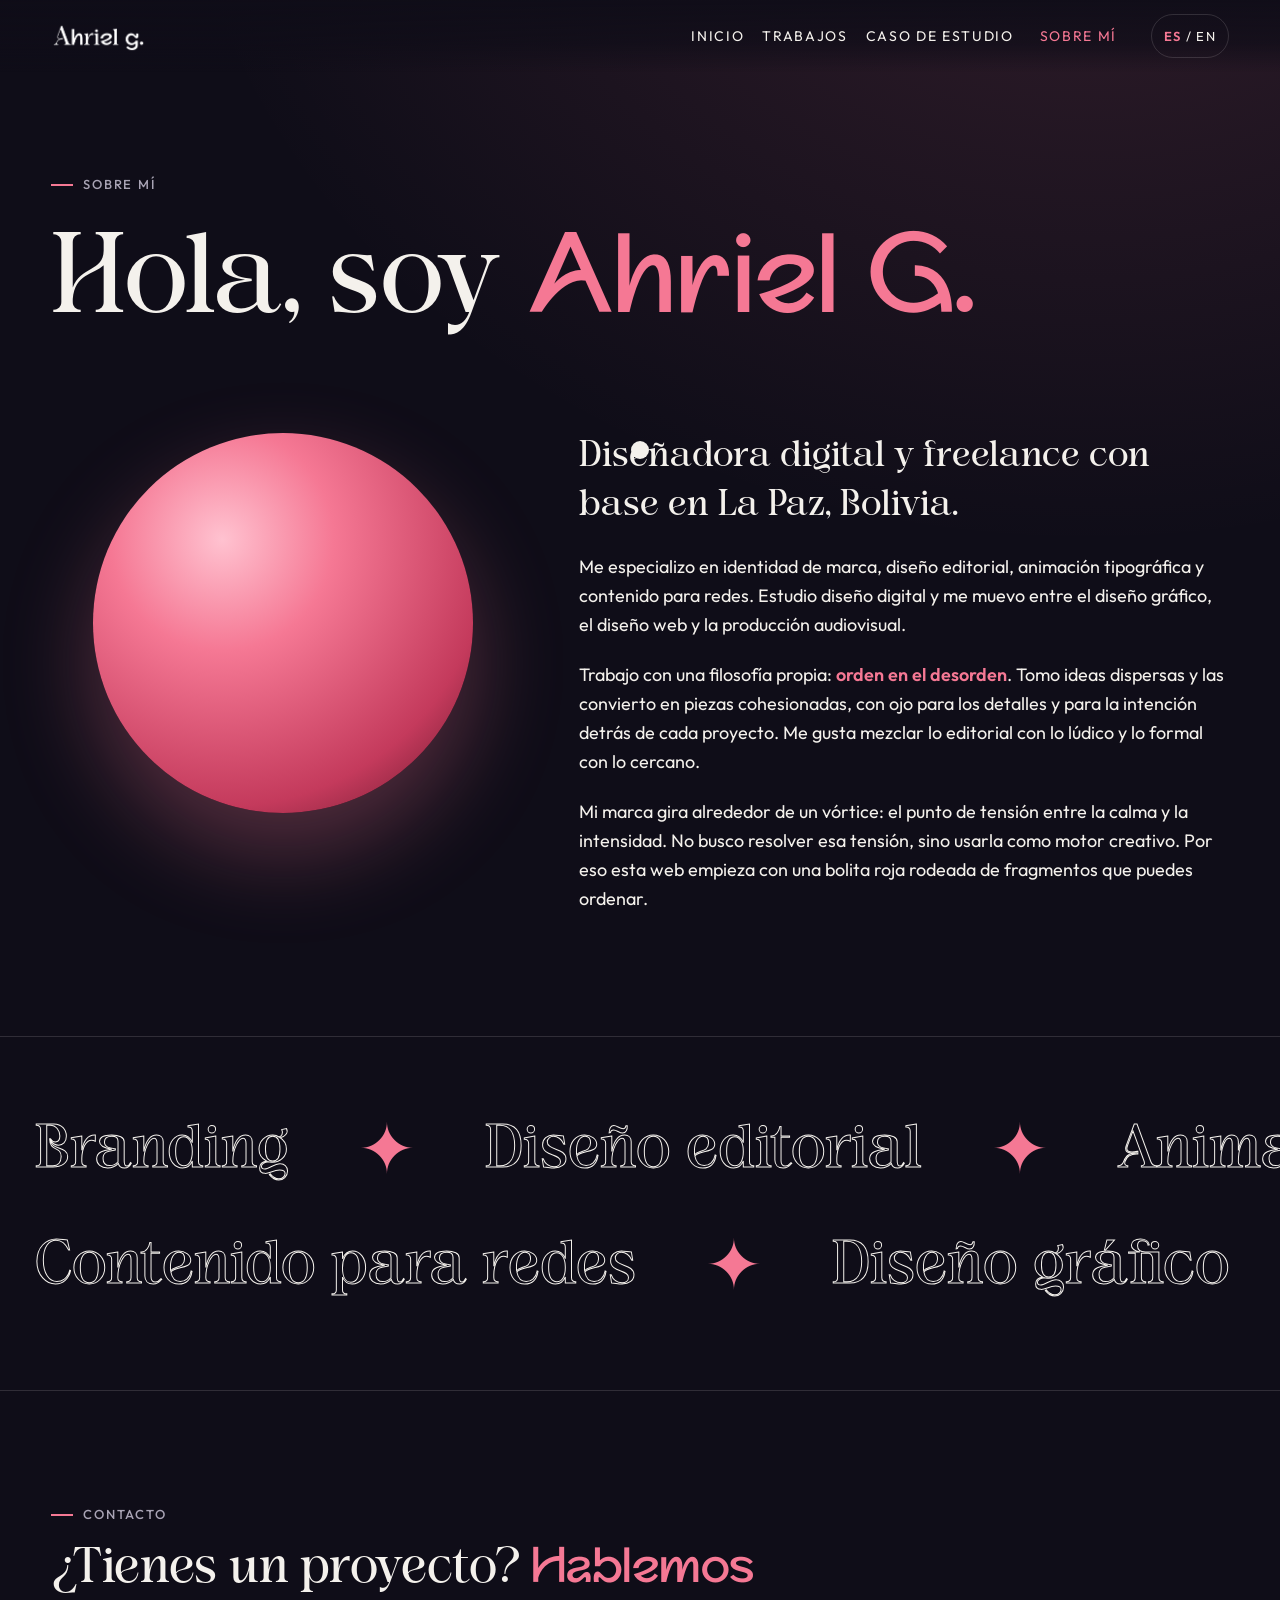
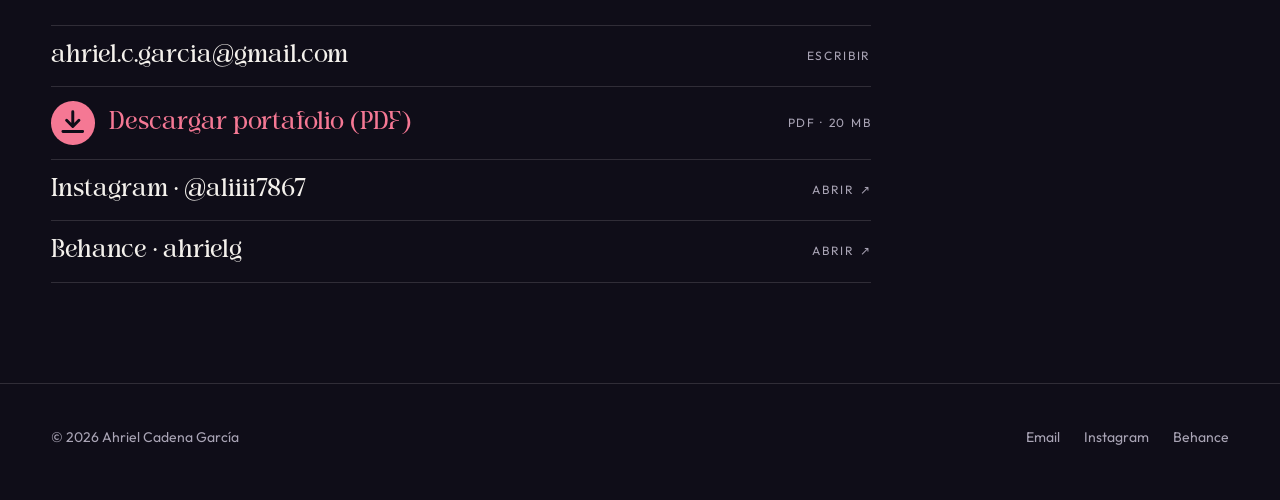
<file: sobre-mi.html>
<!DOCTYPE html>
<html lang="es" class="cargando">
<head>
  <meta charset="UTF-8">
  <meta name="viewport" content="width=device-width, initial-scale=1">
  <title>Sobre mí · Ahriel G.</title>
  <meta name="description" content="Ahriel Cadena García (Ahriel G.), diseñadora digital freelance en La Paz, Bolivia. Bio y contacto.">
  <meta name="theme-color" content="#0F0D18">
  <link rel="icon" href="assets/img/marca/favicon.png">
  <link rel="stylesheet" href="css/estilos.css">
</head>
<body class="pagina-sobre">
  <a class="saltar" href="#contenido" data-i18n="saltar">Saltar al contenido</a>

  <header class="cabecera">
    <a class="cabecera__logo" href="index.html" aria-label="Ahriel G. · Inicio" data-i18n-aria="aria_inicio">
      <img src="assets/img/marca/logo-blanco.webp" alt="Ahriel g." width="777" height="280">
    </a>
    <nav class="menu" aria-label="Principal">
      <ul class="menu__lista">
        <li><a class="menu__enlace" href="index.html"><span data-i18n="nav_inicio">Inicio</span></a></li>
        <li><a class="menu__enlace" href="trabajos.html"><span data-i18n="nav_trabajos">Trabajos</span></a></li>
        <li><a class="menu__enlace" href="caso.html"><span data-i18n="nav_caso">Caso de estudio</span></a></li>
        <li><a class="menu__enlace" href="sobre-mi.html" aria-current="page"><span data-i18n="nav_sobre">Sobre mí</span></a></li>
      </ul>
      <button class="idioma" type="button"><b>ES</b> / EN</button>
      <button class="menu__abrir" type="button" aria-expanded="false" aria-label="Abrir menú" data-i18n-aria="aria_menu"><i></i><i></i></button>
    </nav>
  </header>

  <main id="contenido">
    <section class="encabezado contenedor">
      <p class="etiqueta etiqueta--raya aparece" data-i18n="so_etiqueta">Sobre mí</p>
      <h1 class="aparece" data-i18n="so_titulo">Hola, soy <span class="acento">Ahriel G.</span></h1>
    </section>

    <section class="contenedor sobre">
      <!-- Bolita con el logo y el efecto "Tech Text" (js/tech-text.js):
           el texto vive en un canvas dentro de la bolita, centrado y contenido en ella -->
      <div class="sobre__marca aparece">
        <div class="bolita-logo" role="img" aria-label="Logotipo Ahriel g." data-i18n-aria="aria_logo">
          <div class="bolita-logo__texto" data-texto="Ahriel g."></div>
        </div>
      </div>
      <div class="sobre__texto">
        <p class="destacado aparece" data-i18n="so_p1">Diseñadora digital y freelance con base en La Paz, Bolivia.</p>
        <p class="aparece" data-i18n="so_p2">Me especializo en identidad de marca, diseño editorial, animación tipográfica y contenido para redes. Estudio diseño digital y me muevo entre el diseño gráfico, el diseño web y la producción audiovisual.</p>
        <p class="aparece" data-i18n="so_p3">Trabajo con una filosofía propia: <strong>orden en el desorden</strong>. Tomo ideas dispersas y las convierto en piezas cohesionadas, con ojo para los detalles y para la intención detrás de cada proyecto. Me gusta mezclar lo editorial con lo lúdico y lo formal con lo cercano.</p>
        <p class="aparece" data-i18n="so_p4">Mi marca gira alrededor de un vórtice: el punto de tensión entre la calma y la intensidad. No busco resolver esa tensión, sino usarla como motor creativo. Por eso esta web empieza con una bolita roja rodeada de fragmentos que puedes ordenar.</p>
      </div>
    </section>

    <!-- Filas de palabras que se desplazan (el contenido se repite para que el bucle no se corte) -->
    <section class="cintas" aria-label="Disciplinas" data-i18n-aria="aria_disciplinas">
      <div class="cinta" aria-hidden="true">
        <span data-i18n="ci1">Branding</span><span><b>✦</b></span><span data-i18n="ci2">Diseño editorial</span><span><b>✦</b></span><span data-i18n="ci3">Animación tipográfica</span><span><b>✦</b></span>
        <span data-i18n="ci1">Branding</span><span><b>✦</b></span><span data-i18n="ci2">Diseño editorial</span><span><b>✦</b></span><span data-i18n="ci3">Animación tipográfica</span><span><b>✦</b></span>
      </div>
      <div class="cinta cinta--inversa" aria-hidden="true">
        <span data-i18n="ci4">Contenido para redes</span><span><b>✦</b></span><span data-i18n="ci5">Diseño gráfico</span><span><b>✦</b></span><span data-i18n="ci6">Diseño web</span><span><b>✦</b></span>
        <span data-i18n="ci4">Contenido para redes</span><span><b>✦</b></span><span data-i18n="ci5">Diseño gráfico</span><span><b>✦</b></span><span data-i18n="ci6">Diseño web</span><span><b>✦</b></span>
      </div>
      <p class="solo-lector" data-i18n="so_disc">Branding, diseño editorial, animación tipográfica, contenido para redes, diseño gráfico y diseño web.</p>
    </section>

    <section class="contacto contenedor" id="contacto" aria-labelledby="titulo-contacto">
      <p class="etiqueta etiqueta--raya aparece" data-i18n="co_etiqueta">Contacto</p>
      <h2 id="titulo-contacto" class="aparece" data-i18n="co_titulo">¿Tienes un proyecto? <span class="acento">Hablemos</span></h2>
      <ul class="contacto__lista">
        <li class="aparece"><a href="mailto:ahriel.c.garcia@gmail.com">ahriel.c.garcia@gmail.com <small data-i18n="co_escribir">Escribir</small></a></li>
        <!-- Descarga directa del portafolio en PDF (el archivo está en assets/identidad-visual/) -->
        <li class="aparece"><a class="descargar" href="assets/identidad-visual/ahriel-cadena-portafolio.pdf" download="ahriel-cadena-portafolio.pdf" type="application/pdf"><span class="descargar__texto"><svg class="descargar__icono" viewBox="0 0 24 24" aria-hidden="true"><path d="M12 3v12m0 0-5-5m5 5 5-5M4 19h16"/></svg><span data-i18n="co_pdf_t">Descargar portafolio (PDF)</span></span> <small data-i18n="co_pdf">PDF · 20 MB</small></a></li>
        <li class="aparece"><a href="https://www.instagram.com/aliiii7867/" target="_blank" rel="noopener">Instagram · @aliiii7867 <small data-i18n="co_abrir">Abrir ↗</small></a></li>
        <li class="aparece"><a href="https://www.behance.net/ahrielg" target="_blank" rel="noopener">Behance · ahrielg <small data-i18n="co_abrir">Abrir ↗</small></a></li>
      </ul>
    </section>
  </main>

  <footer class="pie">
    <span>© <span data-anio>2026</span> Ahriel Cadena García</span>
    <div class="pie__enlaces">
      <a href="mailto:ahriel.c.garcia@gmail.com">Email</a>
      <a href="https://www.instagram.com/aliiii7867/" target="_blank" rel="noopener">Instagram</a>
      <a href="https://www.behance.net/ahrielg" target="_blank" rel="noopener">Behance</a>
    </div>
  </footer>

  <div class="transicion" aria-hidden="true"><img src="assets/img/marca/logo-negativo.webp" alt=""></div>

  <script src="js/textos.js"></script>
  <script src="js/comun.js"></script>
  <script src="js/tech-text.js"></script>
  <script src="js/sobre-mi.js"></script>
</body>
</html>
</file>
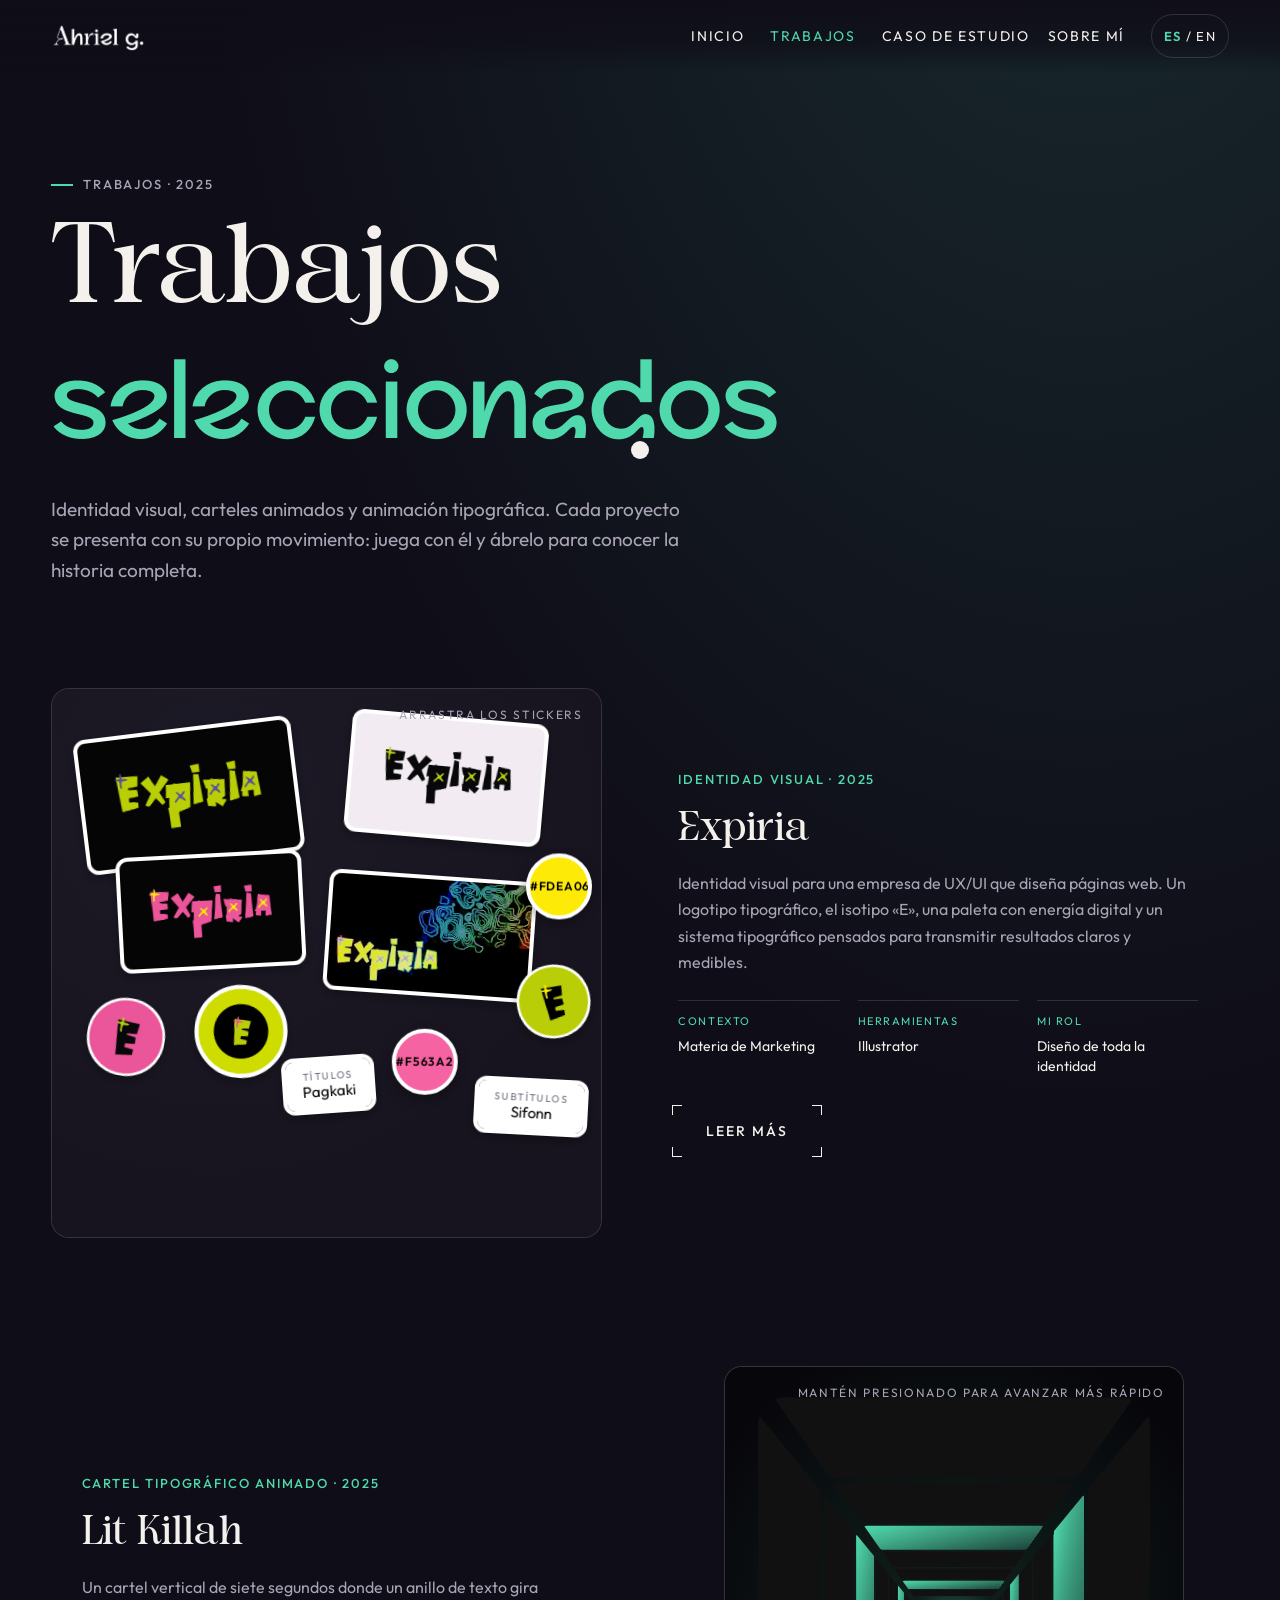
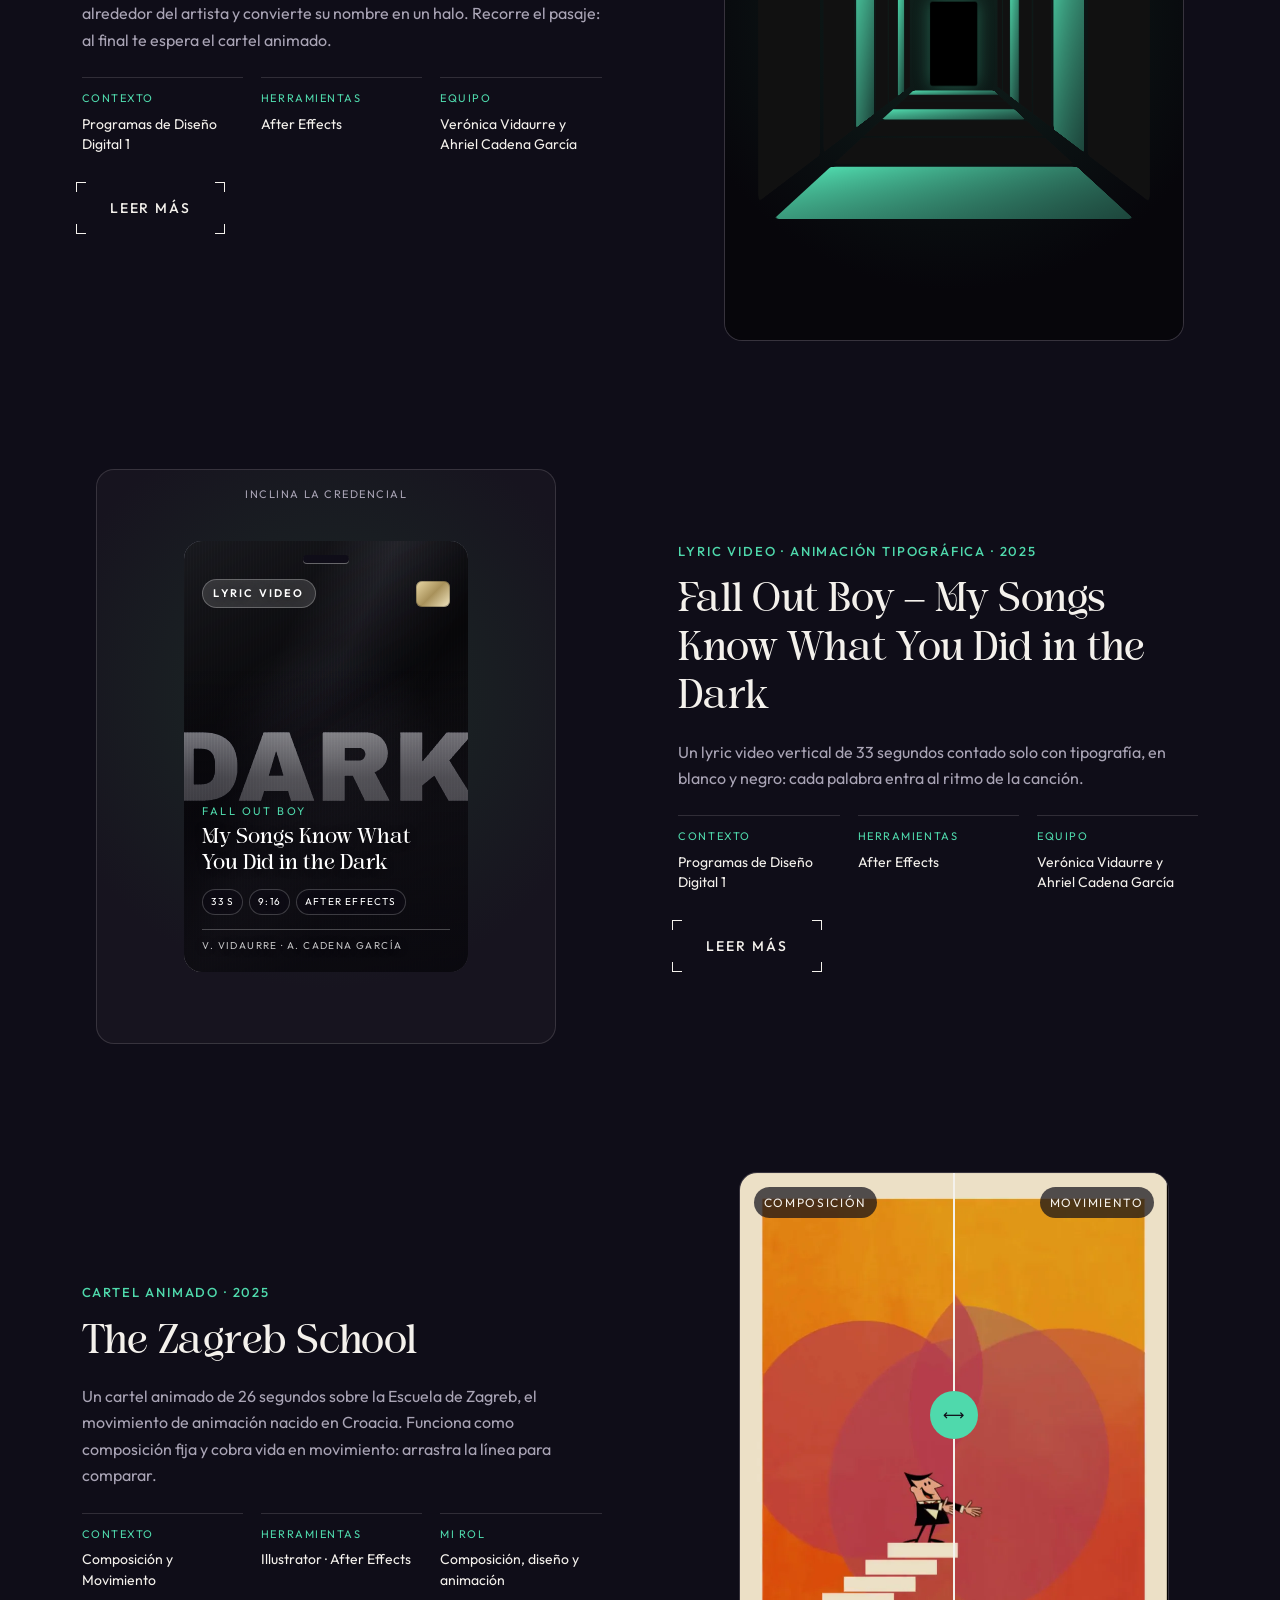
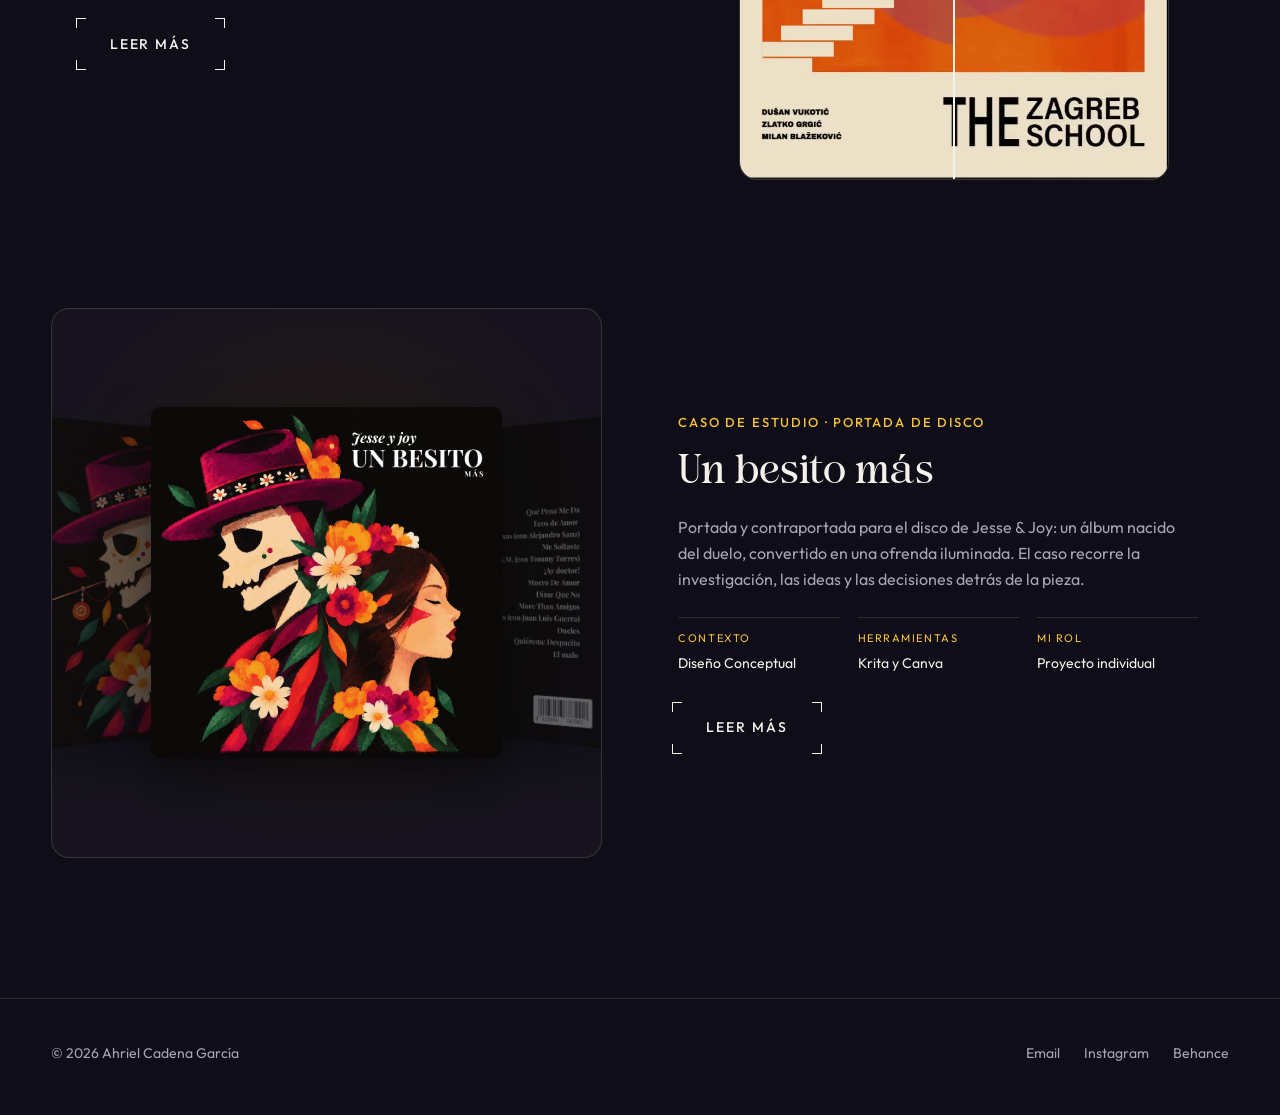
<file: trabajos.html>
<!DOCTYPE html>
<html lang="es" class="cargando">
<head>
  <meta charset="UTF-8">
  <meta name="viewport" content="width=device-width, initial-scale=1">
  <title>Trabajos · Ahriel G.</title>
  <meta name="description" content="Trabajos de Ahriel G.: identidad visual, carteles animados y animación tipográfica.">
  <meta name="theme-color" content="#0F0D18">
  <link rel="icon" href="assets/img/marca/favicon.png">
  <link rel="stylesheet" href="css/estilos.css">
</head>
<body class="pagina-trabajos">
  <a class="saltar" href="#contenido" data-i18n="saltar">Saltar al contenido</a>

  <header class="cabecera">
    <a class="cabecera__logo" href="index.html" aria-label="Ahriel G. · Inicio" data-i18n-aria="aria_inicio">
      <img src="assets/img/marca/logo-blanco.webp" alt="Ahriel g." width="777" height="280">
    </a>
    <nav class="menu" aria-label="Principal">
      <ul class="menu__lista">
        <li><a class="menu__enlace" href="index.html"><span data-i18n="nav_inicio">Inicio</span></a></li>
        <li><a class="menu__enlace" href="trabajos.html" aria-current="page"><span data-i18n="nav_trabajos">Trabajos</span></a></li>
        <li><a class="menu__enlace" href="caso.html"><span data-i18n="nav_caso">Caso de estudio</span></a></li>
        <li><a class="menu__enlace" href="sobre-mi.html"><span data-i18n="nav_sobre">Sobre mí</span></a></li>
      </ul>
      <button class="idioma" type="button"><b>ES</b> / EN</button>
      <button class="menu__abrir" type="button" aria-expanded="false" aria-label="Abrir menú" data-i18n-aria="aria_menu"><i></i><i></i></button>
    </nav>
  </header>

  <main id="contenido" class="contenedor">
    <section class="encabezado">
      <p class="etiqueta etiqueta--raya aparece" data-i18n="tr_etiqueta">Trabajos · 2025</p>
      <h1 class="aparece" data-i18n="tr_titulo">Trabajos <span class="acento">seleccionados</span></h1>
      <p class="aparece" data-i18n="tr_intro">Identidad visual, carteles animados y animación tipográfica. Cada proyecto se presenta con su propio movimiento: juega con él y ábrelo para conocer la historia completa.</p>
    </section>

    <!-- ===== LISTA DE TRABAJOS =====
         Cada trabajo: la pieza a un lado (con su formato: cuadrado, vertical o póster)
         y la información al otro. Los lados se alternan (izq / der); en celular la
         pieza va arriba. El botón "Leer más" abre el <template id="p-..."> de abajo.
         Expiria: para mover un sticker cambia data-x y data-y (en % de la pieza). -->
    <section class="trabajos" aria-label="Proyectos" data-i18n-aria="aria_proyectos">
      <article class="trabajo trabajo--izq aparece" id="expiria" data-proyecto="expiria">
        <div class="trabajo__pieza tarjeta t-expiria pieza--cuadrada">
        <div class="tarjeta__escena stickers" aria-label="Pared de stickers con las piezas de la marca Expiria" data-i18n-aria="aria_stickers">
          <div class="sticker sticker--forma sticker--rect" style="--w:40%;background:#050505" data-x="5" data-y="7" data-rot="-7"><img src="assets/img/expiria/logotipo-verde-chico.webp" alt="Logotipo de Expiria en verde" data-i18n-alt="alt_exp_l1" style="padding:12%"></div>
          <div class="sticker sticker--forma sticker--rect" style="--w:36%;background:#F2ECF2" data-x="54" data-y="5" data-rot="5"><img src="assets/img/expiria/logotipo-negro-chico.webp" alt="Logotipo de Expiria en negro" data-i18n-alt="alt_exp_l3" style="padding:12%"></div>
          <div class="sticker sticker--forma sticker--rect sticker--holo" style="--w:38%" data-x="50" data-y="34" data-rot="4"><img src="assets/img/expiria/banner-oscuro-chico.webp" alt="Banner de Expiria con patrón topográfico" data-i18n-alt="alt_exp_b1"></div>
          <div class="sticker sticker--forma sticker--rect" style="--w:34%;background:#050505" data-x="12" data-y="30" data-rot="-3"><img src="assets/img/expiria/logotipo-rosado-chico.webp" alt="Logotipo de Expiria en rosado" data-i18n-alt="alt_exp_l2" style="padding:12%"></div>
          <div class="sticker sticker--troquel" style="--w:15%" data-x="6" data-y="56" data-xm="4" data-ym="46" data-rot="10"><img src="assets/img/expiria/isotipo-rosado-chico.webp" alt="Isotipo E en rosado" data-i18n-alt="alt_exp_i1"></div>
          <div class="sticker sticker--troquel" style="--w:14%" data-x="86" data-y="50" data-xm="82" data-ym="44" data-rot="-12"><img src="assets/img/expiria/isotipo-verde-chico.webp" alt="Isotipo E en verde" data-i18n-alt="alt_exp_i2"></div>
          <div class="sticker sticker--forma sticker--circulo" style="--w:17%;background:#CEDC00" data-x="26" data-y="54" data-xm="26" data-ym="45" data-rot="6"><img src="assets/img/expiria/isotipo-negro-verde-chico.webp" alt="Isotipo E en negro sobre verde" data-i18n-alt="alt_exp_i4" style="padding:14%"></div>
          <div class="sticker sticker--forma sticker--circulo" style="--w:12%;background:#F563A2" data-x="62" data-y="62" data-xm="62" data-ym="36" data-rot="0"><span class="sticker__color" style="color:#050505">#F563A2</span></div>
          <div class="sticker sticker--forma sticker--circulo" style="--w:11%;background:#FDEA06" data-x="87" data-y="30" data-rot="0"><span class="sticker__color" style="color:#050505">#FDEA06</span></div>
          <div class="sticker sticker--forma sticker--rect" style="--w:auto" data-x="42" data-y="67" data-xm="6" data-ym="51" data-rot="-4"><span class="sticker__tipo"><small data-i18n="exp_tit">Títulos</small>Pagkaki</span></div>
          <div class="sticker sticker--forma sticker--rect" style="--w:auto" data-x="77" data-y="71" data-xm="54" data-ym="51" data-rot="3"><span class="sticker__tipo"><small data-i18n="exp_sub">Subtítulos</small>Sifonn</span></div>
          <span class="stickers__pista" data-i18n="pista_stickers">Arrastra los stickers</span>
        </div>
        </div>
        <div class="trabajo__info">
          <span class="etiqueta" data-i18n="exp_meta">Identidad visual · 2025</span>
          <h2>Expiria</h2>
          <p class="trabajo__desc" data-i18n="exp_desc">Identidad visual para una empresa de UX/UI que diseña páginas web. Un logotipo tipográfico, el isotipo «E», una paleta con energía digital y un sistema tipográfico pensados para transmitir resultados claros y medibles.</p>
          <dl class="trabajo__ficha">
            <div><dt data-i18n="f_contexto">Contexto</dt><dd data-i18n="exp_f2">Materia de Marketing</dd></div>
            <div><dt data-i18n="f_herramientas">Herramientas</dt><dd>Illustrator</dd></div>
            <div><dt data-i18n="f_rol">Mi rol</dt><dd data-i18n="exp_f4">Diseño de toda la identidad</dd></div>
          </dl>
          <button class="boton" type="button" data-abrir="expiria"><span class="c1"></span><span class="c2"></span><span data-i18n="leer_mas">Leer más</span></button>
        </div>
      </article>

      <article class="trabajo trabajo--der aparece" id="lit" data-proyecto="lit" data-retraso="1">
        <div class="trabajo__pieza tarjeta t-lit pieza--vertical">
        <div class="tarjeta__escena pasaje" data-cursor="Mantén<br>para acelerar" data-i18n-cursor="cursor_pasaje">
          <div class="pasaje__mundo"></div>
          <span class="pasaje__pista" data-i18n="pista_pasaje">Mantén presionado para avanzar más rápido</span>
          <button class="boton pasaje__otra" type="button"><span class="c1"></span><span class="c2"></span><span data-i18n="pasaje_otra">Recorrer de nuevo</span></button>
        </div>
        </div>
        <div class="trabajo__info">
          <span class="etiqueta" data-i18n="lit_meta">Cartel tipográfico animado · 2025</span>
          <h2>Lit Killah</h2>
          <p class="trabajo__desc" data-i18n="lit_desc">Un cartel vertical de siete segundos donde un anillo de texto gira alrededor del artista y convierte su nombre en un halo. Recorre el pasaje: al final te espera el cartel animado.</p>
          <dl class="trabajo__ficha">
            <div><dt data-i18n="f_contexto">Contexto</dt><dd data-i18n="lyr_f2">Programas de Diseño Digital 1</dd></div>
            <div><dt data-i18n="f_herramientas">Herramientas</dt><dd>After Effects</dd></div>
            <div><dt data-i18n="f_equipo">Equipo</dt><dd data-i18n="f_equipo_vv">Verónica Vidaurre y Ahriel Cadena García</dd></div>
          </dl>
          <button class="boton" type="button" data-abrir="lit"><span class="c1"></span><span class="c2"></span><span data-i18n="leer_mas">Leer más</span></button>
        </div>
      </article>

      <article class="trabajo trabajo--izq aparece" id="lyric" data-proyecto="lyric">
        <div class="trabajo__pieza tarjeta t-lyric pieza--vertical">
        <div class="tarjeta__escena credencial-escena">
          <div class="credencial" tabindex="0" role="img" aria-label="Credencial metálica que refleja el lyric video de My Songs Know What You Did in the Dark" data-i18n-aria="aria_lyric">
            <div class="credencial__reflejo">
              <video src="assets/video/lyric-video.mp4" poster="assets/img/lyric/lyric-video-poster.webp" muted loop playsinline preload="none" aria-hidden="true"></video>
            </div>
            <span class="credencial__metal" aria-hidden="true"></span>
            <span class="credencial__brillo" aria-hidden="true"></span>
            <span class="credencial__ranura" aria-hidden="true"></span>
            <div class="credencial__contenido" aria-hidden="true">
              <div class="credencial__arriba">
                <span class="credencial__marca">Lyric video</span>
                <span class="credencial__chip"></span>
              </div>
              <div class="credencial__abajo">
                <small>Fall Out Boy</small>
                <strong>My Songs Know What You Did in the Dark</strong>
                <div class="credencial__datos"><span>33 s</span><span>9:16</span><span>After Effects</span></div>
                <span class="credencial__codigo">V. Vidaurre · A. Cadena García</span>
              </div>
            </div>
          </div>
          <span class="credencial__pista" data-i18n="pista_credencial">Inclina la credencial</span>
        </div>
        </div>
        <div class="trabajo__info">
          <span class="etiqueta" data-i18n="lyr_meta">Lyric video · Animación tipográfica · 2025</span>
          <h2>Fall Out Boy – My Songs Know What You Did in the Dark</h2>
          <p class="trabajo__desc" data-i18n="lyr_desc">Un lyric video vertical de 33 segundos contado solo con tipografía, en blanco y negro: cada palabra entra al ritmo de la canción.</p>
          <dl class="trabajo__ficha">
            <div><dt data-i18n="f_contexto">Contexto</dt><dd data-i18n="lyr_f2">Programas de Diseño Digital 1</dd></div>
            <div><dt data-i18n="f_herramientas">Herramientas</dt><dd>After Effects</dd></div>
            <div><dt data-i18n="f_equipo">Equipo</dt><dd data-i18n="f_equipo_vv">Verónica Vidaurre y Ahriel Cadena García</dd></div>
          </dl>
          <button class="boton" type="button" data-abrir="lyric"><span class="c1"></span><span class="c2"></span><span data-i18n="leer_mas">Leer más</span></button>
        </div>
      </article>

      <article class="trabajo trabajo--der aparece" id="zagreb" data-proyecto="zagreb">
        <div class="trabajo__pieza tarjeta t-zagreb pieza--poster">
        <div class="tarjeta__escena comparar" style="--corte:50%">
          <img src="assets/img/zagreb/zagreb-composicion.webp" alt="Cartel de The Zagreb School como composición fija" data-i18n-alt="alt_zagreb_fijo" loading="lazy">
          <video class="comparar__despues" src="assets/video/zagreb-cartel.mp4" poster="assets/img/zagreb/zagreb-poster.webp" muted loop playsinline preload="none" aria-label="Cartel de The Zagreb School animado" data-i18n-aria="aria_zagreb"></video>
          <span class="comparar__rotulo izq" data-i18n="zag_fijo">Composición</span>
          <span class="comparar__rotulo der" data-i18n="zag_mov">Movimiento</span>
          <span class="comparar__linea"><button class="comparar__tirador" type="button" aria-label="Arrastra para comparar" data-i18n-aria="aria_comparar">⟷</button></span>
        </div>
        </div>
        <div class="trabajo__info">
          <span class="etiqueta" data-i18n="zag_meta">Cartel animado · 2025</span>
          <h2>The Zagreb School</h2>
          <p class="trabajo__desc" data-i18n="zag_desc">Un cartel animado de 26 segundos sobre la Escuela de Zagreb, el movimiento de animación nacido en Croacia. Funciona como composición fija y cobra vida en movimiento: arrastra la línea para comparar.</p>
          <dl class="trabajo__ficha">
            <div><dt data-i18n="f_contexto">Contexto</dt><dd data-i18n="zag_f2">Composición y Movimiento</dd></div>
            <div><dt data-i18n="f_herramientas">Herramientas</dt><dd>Illustrator · After Effects</dd></div>
            <div><dt data-i18n="f_rol">Mi rol</dt><dd data-i18n="zag_f4">Composición, diseño y animación</dd></div>
          </dl>
          <button class="boton" type="button" data-abrir="zagreb"><span class="c1"></span><span class="c2"></span><span data-i18n="leer_mas">Leer más</span></button>
        </div>
      </article>

      <article class="trabajo trabajo--izq aparece" data-retraso="1">
        <div class="trabajo__pieza tarjeta t-caso pieza--cuadrada">
        <div class="tarjeta__escena flujo" aria-hidden="true">
          <div class="flujo__item"><img src="assets/img/caso/portada.webp" alt="" loading="lazy"></div>
          <div class="flujo__item"><img src="assets/img/caso/contraportada.webp" alt="" loading="lazy"></div>
          <div class="flujo__item"><img src="assets/img/caso/ilustracion.webp" alt="" loading="lazy"></div>
          <div class="flujo__item"><img src="assets/img/caso/mockup-floral.webp" alt="" loading="lazy"></div>
        </div>
        </div>
        <div class="trabajo__info">
          <span class="etiqueta" data-i18n="caso_meta">Caso de estudio · Portada de disco</span>
          <h2 data-i18n="caso_nombre">Un besito más</h2>
          <p class="trabajo__desc" data-i18n="caso_desc">Portada y contraportada para el disco de Jesse & Joy: un álbum nacido del duelo, convertido en una ofrenda iluminada. El caso recorre la investigación, las ideas y las decisiones detrás de la pieza.</p>
          <dl class="trabajo__ficha">
            <div><dt data-i18n="f_contexto">Contexto</dt><dd data-i18n="caso_f_ctx">Diseño Conceptual</dd></div>
            <div><dt data-i18n="f_herramientas">Herramientas</dt><dd data-i18n="ca_f4">Krita y Canva</dd></div>
            <div><dt data-i18n="f_rol">Mi rol</dt><dd data-i18n="caso_f_rol">Proyecto individual</dd></div>
          </dl>
          <a class="boton" href="caso.html"><span class="c1"></span><span class="c2"></span><span data-i18n="leer_mas">Leer más</span></a>
        </div>
      </article>
    </section>
  </main>

  <!-- ===== PANEL DE DETALLE ===== -->
  <div class="detalle" role="dialog" aria-modal="true" aria-label="Detalle del proyecto" data-i18n-aria="aria_detalle">
    <button class="detalle__cerrar" type="button" aria-label="Cerrar" data-i18n-aria="aria_cerrar">✕</button>
    <div class="detalle__cuerpo contenedor"></div>
  </div>

  <!-- =================================================================
       CONTENIDO COMPLETO DE CADA PROYECTO
       ================================================================= -->

  <template id="p-expiria">
    <p class="etiqueta etiqueta--raya" data-i18n="exp_meta">Identidad visual · 2025</p>
    <h2>Expiria</h2>
    <dl class="ficha">
      <div><dt data-i18n="f_proyecto">Proyecto</dt><dd data-i18n="exp_f1">Identidad visual para una empresa de UX/UI</dd></div>
      <div><dt data-i18n="f_contexto">Contexto</dt><dd data-i18n="exp_f2">Materia de Marketing</dd></div>
      <div><dt data-i18n="f_anio">Año</dt><dd>2025</dd></div>
      <div><dt data-i18n="f_disciplina">Disciplina</dt><dd data-i18n="exp_f5">Branding e identidad visual</dd></div>
      <div><dt data-i18n="f_herramientas">Herramientas</dt><dd data-i18n="exp_f3">Illustrator · tipografías Pagkaki, Sifonn y Garet</dd></div>
      <div><dt data-i18n="f_rol">Mi rol</dt><dd data-i18n="exp_f4">Diseño de toda la identidad</dd></div>
    </dl>
    <div class="historia">
      <div><h3 data-i18n="h_contexto">Contexto</h3><div><p data-i18n="exp_h1">Expiria es una empresa de UX/UI que diseña páginas web para otras empresas. Construí su identidad para la materia de Marketing a partir de un caso concreto: ayudar a Grupo Venado, una empresa alimentaria boliviana, a crecer en el mundo digital.</p></div></div>
      <div><h3 data-i18n="h_objetivo">Objetivo</h3><div><p data-i18n="exp_h2">Crear una marca que transmitiera lo que Expiria promete: resultados claros y medibles. Tenía que inspirar confianza en clientes que no buscan promesas vagas, sino pruebas.</p></div></div>
      <div><h3 data-i18n="h_proceso">Proceso</h3><div><p data-i18n="exp_h3">Empecé por entender a quién le habla la marca. Definí un buyer persona, Laura Peñaranda, gerente de marketing de 52 años que necesita atraer más clientes y decide con base en la confianza y en resultados verificables. Después escribí un one liner que resume la propuesta en una sola frase.</p><p data-i18n="exp_h3b">Con esa base diseñé el logotipo tipográfico, el isotipo “E”, la paleta, el sistema tipográfico y las aplicaciones.</p></div></div>
      <div><h3 data-i18n="h_decisiones">Decisiones de diseño</h3><div><p data-i18n="exp_h4">La paleta combina rosado (#F563A2), amarillo (#FDEA06), verde lima (#CEDC00) y negro: colores con energía digital que ganan contraste y presencia sobre fondos oscuros. Cada tipografía tiene un rol claro: Pagkaki para títulos, Sifonn para subtítulos y Garet para el texto.</p><p data-i18n="exp_h4b">El isotipo “E” condensa la marca en un signo que funciona solo, como avatar o sello, y el patrón topográfico de los banners sugiere mapas y rutas: la idea de guiar a una empresa hacia sus resultados.</p></div></div>
      <div><h3 data-i18n="h_resultado">Resultado</h3><div><p data-i18n="exp_h5">Un sistema flexible y coherente. El logo funciona en negro, verde, rosado y amarillo; se extiende a banners y se resume en una ficha de marca con todas sus reglas de uso.</p></div></div>
    </div>
    <div class="galeria">
      <figure class="g12"><img src="assets/img/expiria/banner-oscuro.webp" alt="Banner de Expiria con patrón topográfico sobre fondo negro" data-i18n-alt="alt_exp_b1" loading="lazy"></figure>
      <figure class="g6 contener fondo-negro"><img src="assets/img/expiria/logotipo-verde.webp" alt="Logotipo de Expiria en verde" data-i18n-alt="alt_exp_l1" loading="lazy"></figure>
      <figure class="g6 contener fondo-negro"><img src="assets/img/expiria/logotipo-rosado.webp" alt="Logotipo de Expiria en rosado" data-i18n-alt="alt_exp_l2" loading="lazy"></figure>
      <figure class="g6 contener fondo-claro"><img src="assets/img/expiria/logotipo-negro.webp" alt="Logotipo de Expiria en negro" data-i18n-alt="alt_exp_l3" loading="lazy"></figure>
      <figure class="g6 contener fondo-claro"><img src="assets/img/expiria/logotipo-negro-amarillo.webp" alt="Logotipo de Expiria en negro con acento amarillo" data-i18n-alt="alt_exp_l4" loading="lazy"></figure>
      <figure class="g3 contener fondo-negro"><img src="assets/img/expiria/isotipo-rosado.webp" alt="Isotipo E en rosado" data-i18n-alt="alt_exp_i1" loading="lazy"></figure>
      <figure class="g3 contener fondo-negro"><img src="assets/img/expiria/isotipo-verde.webp" alt="Isotipo E en verde" data-i18n-alt="alt_exp_i2" loading="lazy"></figure>
      <figure class="g3 contener fondo-claro"><img src="assets/img/expiria/isotipo-negro-rosado.webp" alt="Isotipo E en negro con acento rosado" data-i18n-alt="alt_exp_i3" loading="lazy"></figure>
      <figure class="g3 contener fondo-claro"><img src="assets/img/expiria/isotipo-negro-verde.webp" alt="Isotipo E en negro con acento verde" data-i18n-alt="alt_exp_i4" loading="lazy"></figure>
      <figure class="g12"><img src="assets/img/expiria/banner-claro.webp" alt="Banner de Expiria sobre fondo claro" data-i18n-alt="alt_exp_b2" loading="lazy"></figure>
      <figure class="g6"><img src="assets/img/expiria/ficha-de-marca.webp" alt="Ficha de marca de Expiria: one liner, paleta, tipografías y buyer persona" data-i18n-alt="alt_exp_ficha" loading="lazy"></figure>
      <div class="g6" style="align-self:center"><h3 data-i18n="exp_ficha_t">La ficha de marca</h3><p style="color:var(--texto-suave)" data-i18n="exp_ficha_p">Reúne todo el sistema en una sola página: el one liner, la paleta con sus colores complementarios, la jerarquía tipográfica, las aplicaciones y el buyer persona que guió cada decisión.</p></div>
    </div>
  </template>

  <template id="p-lit">
    <p class="etiqueta etiqueta--raya" data-i18n="lit_meta">Cartel tipográfico animado · 2025</p>
    <h2>Lit Killah</h2>
    <dl class="ficha">
      <div><dt data-i18n="f_proyecto">Proyecto</dt><dd data-i18n="lit_f1">Cartel tipográfico animado de 7 segundos</dd></div>
      <div><dt data-i18n="f_contexto">Contexto</dt><dd data-i18n="lyr_f2">Programas de Diseño Digital 1</dd></div>
      <div><dt data-i18n="f_anio">Año</dt><dd data-i18n="lit_f3">Marzo de 2025</dd></div>
      <div><dt data-i18n="f_herramientas">Herramientas</dt><dd>After Effects</dd></div>
      <div><dt data-i18n="f_equipo">Equipo</dt><dd data-i18n="f_equipo_vv">Verónica Vidaurre y Ahriel Cadena García</dd></div>
      <div><dt data-i18n="f_rol">Mi rol</dt><dd data-i18n="f_rol_conjunto">Co-dirección y animación, trabajo conjunto en todas las etapas</dd></div>
    </dl>
    <div class="historia">
      <div><h3 data-i18n="h_contexto">Contexto</h3><div><p data-i18n="lit_h1">Un cartel animado y vertical sobre el artista Lit Killah, creado por Verónica Vidaurre y Ahriel Cadena García para la materia Programas de Diseño Digital 1.</p></div></div>
      <div><h3 data-i18n="h_objetivo">Objetivo</h3><div><p data-i18n="lit_h2">Presentar al artista en solo siete segundos, con la tipografía como protagonista y en un formato pensado para redes sociales.</p></div></div>
      <div><h3 data-i18n="h_proceso">Proceso</h3><div><p data-i18n="lit_h3">La idea central es un anillo de texto que gira alrededor del artista. Lo desarrollamos juntas de principio a fin: definimos la idea, compusimos el cartel y lo animamos en After Effects trabajando a la par, sin dividir tareas, y apoyándonos en cada decisión.</p></div></div>
      <div><h3 data-i18n="h_decisiones">Decisiones de diseño</h3><div><p data-i18n="lit_h4">El giro continuo convierte el texto en un halo: envuelve la figura sin taparla y hace que el nombre se lea en cada vuelta. La duración corta y el bucle permiten que el cartel se vea una y otra vez sin un corte visible.</p></div></div>
      <div><h3 data-i18n="h_resultado">Resultado</h3><div><p data-i18n="lit_h5">Un cartel en bucle, listo para publicarse, donde el nombre y el artista forman una sola imagen.</p></div></div>
    </div>
    <div class="galeria">
      <figure class="g12 fondo-negro"><video class="video-centrado" src="assets/video/lit-killah-cartel.mp4" poster="assets/img/lit-killah/lit-killah-poster.webp" controls loop muted playsinline preload="none"></video></figure>
    </div>
  </template>

  <template id="p-lyric">
    <p class="etiqueta etiqueta--raya" data-i18n="lyr_meta">Lyric video · Animación tipográfica · 2025</p>
    <h2>Fall Out Boy – My Songs Know What You Did in the Dark</h2>
    <dl class="ficha">
      <div><dt data-i18n="f_proyecto">Proyecto</dt><dd data-i18n="lyr_f1">Lyric video vertical de 33 segundos</dd></div>
      <div><dt data-i18n="f_contexto">Contexto</dt><dd data-i18n="lyr_f2">Programas de Diseño Digital 1</dd></div>
      <div><dt data-i18n="f_anio">Año</dt><dd>2025</dd></div>
      <div><dt data-i18n="f_herramientas">Herramientas</dt><dd>After Effects</dd></div>
      <div><dt data-i18n="f_equipo">Equipo</dt><dd data-i18n="f_equipo_vv">Verónica Vidaurre y Ahriel Cadena García</dd></div>
      <div><dt data-i18n="f_rol">Mi rol</dt><dd data-i18n="f_rol_conjunto">Co-dirección y animación, trabajo conjunto en todas las etapas</dd></div>
    </dl>
    <div class="historia">
      <div><h3 data-i18n="h_contexto">Contexto</h3><div><p data-i18n="lyr_h1">Un lyric video vertical de 33 segundos para «My Songs Know What You Did in the Dark», de Fall Out Boy, creado por Verónica Vidaurre y Ahriel Cadena García para la materia Programas de Diseño Digital 1.</p></div></div>
      <div><h3 data-i18n="h_objetivo">Objetivo</h3><div><p data-i18n="lyr_h2">Contar la canción solo con tipografía, sin imágenes de apoyo, en blanco y negro y en formato vertical para verse en el celular.</p></div></div>
      <div><h3 data-i18n="h_proceso">Proceso</h3><div><p data-i18n="lyr_h3">Hicimos todo el video juntas, de principio a fin: elegimos el fragmento, definimos el estilo y animamos cada frase en After Effects trabajando a la par, sin dividir partes. Entre las dos sincronizamos la entrada de cada palabra con el audio y nos apoyamos en cada decisión.</p></div></div>
      <div><h3 data-i18n="h_decisiones">Decisiones de diseño</h3><div><p data-i18n="lyr_h4">Sin color, todo el ritmo depende del contraste, la escala y el movimiento de las letras. El formato 9:16 obliga a componer en vertical y a que cada frase se lea en pocos segundos.</p></div></div>
      <div><h3 data-i18n="h_resultado">Resultado</h3><div><p data-i18n="lyr_h5">Un video donde la letra es la imagen: la tipografía marca el ritmo de la canción de principio a fin.</p></div></div>
    </div>
    <div class="galeria">
      <figure class="g12 fondo-negro"><video class="video-centrado" src="assets/video/lyric-video.mp4" poster="assets/img/lyric/lyric-video-poster.webp" controls muted playsinline preload="none"></video></figure>
    </div>
  </template>

  <template id="p-zagreb">
    <p class="etiqueta etiqueta--raya" data-i18n="zag_meta">Cartel animado · 2025</p>
    <h2>The Zagreb School</h2>
    <dl class="ficha">
      <div><dt data-i18n="f_proyecto">Proyecto</dt><dd data-i18n="zag_f1">Cartel animado de 26 segundos</dd></div>
      <div><dt data-i18n="f_contexto">Contexto</dt><dd data-i18n="zag_f2">Composición y Movimiento</dd></div>
      <div><dt data-i18n="f_anio">Año</dt><dd data-i18n="zag_f3">Abril de 2025</dd></div>
      <div><dt data-i18n="f_disciplina">Disciplina</dt><dd data-i18n="zag_f5">Diseño de cartel y animación</dd></div>
      <div><dt data-i18n="f_herramientas">Herramientas</dt><dd>Illustrator · After Effects</dd></div>
      <div><dt data-i18n="f_rol">Mi rol</dt><dd data-i18n="zag_f4">Composición, diseño y animación</dd></div>
    </dl>
    <div class="historia">
      <div><h3 data-i18n="h_contexto">Contexto</h3><div><p data-i18n="zag_h1">Un cartel animado sobre la Escuela de Zagreb, la corriente de animación nacida en Croacia, para la materia Composición y Movimiento. Me encargué de la composición, el diseño y la animación.</p></div></div>
      <div><h3 data-i18n="h_objetivo">Objetivo</h3><div><p data-i18n="zag_h2">Crear una pieza que funcionara en dos tiempos: como cartel fijo, capaz de sostenerse solo, y como animación que le diera sentido al movimiento.</p></div></div>
      <div><h3 data-i18n="h_proceso">Proceso</h3><div><p data-i18n="zag_h3">Primero resolví la composición en Illustrator. Después la animé en After Effects alrededor de un personaje que sube una escalera a lo largo de 26 segundos.</p></div></div>
      <div><h3 data-i18n="h_decisiones">Decisiones de diseño</h3><div><p data-i18n="zag_h4">Una paleta cálida de naranjas y rosados da unidad a toda la pieza. La subida del personaje guía la mirada por el cartel.</p></div></div>
      <div><h3 data-i18n="h_resultado">Resultado</h3><div><p data-i18n="zag_h5">Un cartel que se sostiene quieto y cobra vida en movimiento. Desliza la línea de la tarjeta para comparar las dos versiones.</p></div></div>
    </div>
    <div class="galeria">
      <figure class="g6"><img src="assets/img/zagreb/zagreb-composicion.webp" alt="Composición del cartel de The Zagreb School" data-i18n-alt="alt_zagreb_fijo" loading="lazy"><figcaption data-i18n="zag_cap1">La composición fija</figcaption></figure>
      <figure class="g6"><video src="assets/video/zagreb-cartel.mp4" poster="assets/img/zagreb/zagreb-poster.webp" controls muted playsinline preload="none"></video><figcaption data-i18n="zag_cap2">El cartel animado, con sonido</figcaption></figure>
    </div>
  </template>

  <footer class="pie">
    <span>© <span data-anio>2026</span> Ahriel Cadena García</span>
    <div class="pie__enlaces">
      <a href="mailto:ahriel.c.garcia@gmail.com">Email</a>
      <a href="https://www.instagram.com/aliiii7867/" target="_blank" rel="noopener">Instagram</a>
      <a href="https://www.behance.net/ahrielg" target="_blank" rel="noopener">Behance</a>
    </div>
  </footer>

  <div class="transicion" aria-hidden="true"><img src="assets/img/marca/logo-negativo.webp" alt=""></div>

  <script src="js/textos.js"></script>
  <script src="js/comun.js"></script>
  <script src="js/trabajos.js"></script>
</body>
</html>
</file>
<file: css/estilos.css>
/* =====================================================================
   PORTAFOLIO · AHRIEL G.
   Hoja de estilos principal, ordenada en bloques:
   1. Colores y medidas            7. Cursor personalizado
   2. Tipografías                  8. Transición entre páginas
   3. Base                         9. Precarga
   4. Cabecera y menú             10. Apariciones y utilidades
   5. Pie de página               11+. Estilos de cada página (marcados)
   6. Botones con corchetes
   ===================================================================== */

/* ---------------------------------------------------------------------
   1. COLORES Y MEDIDAS
   Para cambiar un color en toda la web, cámbialo solo aquí.
   --------------------------------------------------------------------- */
:root {
  /* Paleta de la identidad visual de Ahriel G. */
  --fondo: #0F0D18;        /* Primario (casi negro)             */
  --fondo-2: #17141F;      /* Tarjetas                          */
  --rojo: #F0402F;         /* Secundario                        */
  --menta: #4FD9AC;        /* Acento (turquesa)                 */
  --amarillo: #F5C13D;     /* Color 4                           */
  --rosa: #F57894;         /* Rosa neón                         */
  --indigo: #5B54B0;       /* Índigo orbital                    */
  --texto: #F4F1EC;        /* Texto principal                   */
  --texto-suave: #A9A4B5;  /* Texto secundario                  */
  --linea: rgba(244, 241, 236, 0.14);

  /* Color que predomina en cada página (se cambia más abajo, en 1b) */
  --acento: var(--rojo);

  --margen: clamp(16px, 4vw, 56px);
  --radio: 18px;
  --alto-cabecera: 72px;
  --suave: cubic-bezier(0.22, 1, 0.36, 1);
}

/* 1b. COLOR PREDOMINANTE DE CADA PÁGINA */
.pagina-inicio   { --acento: var(--rojo); }
.pagina-trabajos { --acento: var(--menta); }
.pagina-caso     { --acento: var(--amarillo); }
.pagina-sobre    { --acento: var(--rosa); }

/* ---------------------------------------------------------------------
   2. TIPOGRAFÍAS
   Ramesha → títulos · Gebuk → palabras de acento · Outfit → texto
   Ramesha se ve más grande que Gebuk con los mismos px: sus mayúsculas
   miden 735 unidades y las de Gebuk 625. Con size-adjust: 85% las dos
   quedan con la misma altura visual en todo el sitio.
   --------------------------------------------------------------------- */
@font-face { font-family: "Ramesha"; src: url("../assets/fonts/ramesha-regular.woff") format("woff"); font-weight: 400; font-display: swap; size-adjust: 85%; }
@font-face { font-family: "Ramesha"; src: url("../assets/fonts/ramesha-bold.woff") format("woff"); font-weight: 700; font-display: swap; size-adjust: 85%; }
@font-face { font-family: "Ramesha"; src: url("../assets/fonts/ramesha-italic.woff") format("woff"); font-style: italic; font-display: swap; size-adjust: 85%; }
@font-face { font-family: "Gebuk"; src: url("../assets/fonts/gebuk-regular.woff") format("woff"); font-display: swap; }
@font-face { font-family: "Outfit"; src: url("../assets/fonts/outfit-variable.woff2") format("woff2"); font-weight: 100 900; font-display: swap; }

/* ---------------------------------------------------------------------
   3. BASE
   --------------------------------------------------------------------- */
*, *::before, *::after { box-sizing: border-box; }
html { -webkit-text-size-adjust: 100%; scroll-behavior: smooth; overflow-x: clip; }
body {
  margin: 0;
  /* un brillo suave del color de la página arriba del todo */
  background:
    radial-gradient(120% 60% at 85% -10%, color-mix(in srgb, var(--acento) 16%, transparent), transparent 60%),
    var(--fondo);
  background-repeat: no-repeat;
  color: var(--texto);
  font-family: "Outfit", system-ui, sans-serif;
  font-size: clamp(16px, 1.05vw + 10px, 19px);
  line-height: 1.6;
  -webkit-font-smoothing: antialiased;
  overflow-x: hidden;
}
img, video, canvas { display: block; max-width: 100%; }
a { color: inherit; }
button { font: inherit; color: inherit; }
::selection { background: var(--acento); color: var(--fondo); }

h1, h2, h3 { font-family: "Ramesha", Georgia, serif; font-weight: 400; line-height: 0.98; margin: 0; letter-spacing: -0.005em; }
h1 { font-size: clamp(56px, 10vw, 128px); }
h2 { font-size: clamp(40px, 6.4vw, 92px); }
h3 { font-size: clamp(28px, 3vw, 44px); }

/* Palabra de acento en Gebuk */
.acento { font-family: "Gebuk", "Ramesha", serif; color: var(--acento); font-weight: 400; }

.etiqueta {
  font-size: 13px; letter-spacing: 0.14em; text-transform: uppercase;
  color: var(--texto-suave); font-weight: 500;
}
/* una rayita del color de la página antes de cada etiqueta */
.etiqueta--raya::before { content: ""; display: inline-block; width: 22px; height: 2px; background: var(--acento); vertical-align: middle; margin-right: 10px; transform: translateY(-1px); }

.contenedor { width: 100%; max-width: 1360px; margin: 0 auto; padding-left: var(--margen); padding-right: var(--margen); }
.solo-lector { position: absolute; width: 1px; height: 1px; overflow: hidden; clip: rect(0 0 0 0); white-space: nowrap; }
.saltar { position: absolute; left: 12px; top: -60px; z-index: 300; background: var(--texto); color: var(--fondo); padding: 10px 16px; border-radius: 99px; }
.saltar:focus { top: 12px; }
:focus-visible { outline: 2px solid var(--acento); outline-offset: 4px; border-radius: 6px; }

/* ---------------------------------------------------------------------
   4. CABECERA Y MENÚ
   --------------------------------------------------------------------- */
.cabecera {
  position: fixed; inset: 0 0 auto 0; z-index: 100;
  height: var(--alto-cabecera);
  display: flex; align-items: center; justify-content: space-between; gap: 16px;
  padding: 0 var(--margen);
  background: linear-gradient(rgba(15, 13, 24, 0.94) 0%, rgba(15, 13, 24, 0.7) 60%, rgba(15, 13, 24, 0) 100%);
}
.cabecera__logo img { height: 34px; width: auto; }
.menu { display: flex; align-items: center; gap: clamp(8px, 2vw, 28px); }
.menu__lista { display: flex; gap: clamp(4px, 1.4vw, 20px); list-style: none; margin: 0; padding: 0; }
.menu__enlace { display: inline-flex; align-items: center; min-height: 44px; text-decoration: none; font-size: 14px; letter-spacing: 0.12em; text-transform: uppercase; }
.menu__enlace span { display: inline-block; transition: padding 0.3s var(--suave), color 0.3s; }
.menu__enlace:hover span, .menu__enlace[aria-current="page"] span { padding: 0 8px; color: var(--acento); }
.idioma { min-height: 44px; min-width: 64px; padding: 0 12px; border-radius: 99px; cursor: pointer; background: transparent; border: 1px solid var(--linea); font-size: 13px; letter-spacing: 0.1em; }
.idioma b { color: var(--acento); font-weight: 600; }
.menu__abrir { display: none; width: 48px; height: 48px; border: 0; background: transparent; cursor: pointer; position: relative; }
.menu__abrir i { position: absolute; left: 12px; right: 12px; height: 2px; background: var(--texto); transition: transform 0.4s var(--suave), top 0.4s var(--suave); }
.menu__abrir i:nth-child(1) { top: 19px; }
.menu__abrir i:nth-child(2) { top: 27px; }
.menu-abierto .menu__abrir i:nth-child(1) { top: 23px; transform: rotate(45deg); }
.menu-abierto .menu__abrir i:nth-child(2) { top: 23px; transform: rotate(-45deg); }
@media (max-width: 860px) {
  .menu__abrir { display: block; }
  .menu__lista {
    position: fixed; inset: 0; z-index: -1;
    flex-direction: column; justify-content: center; align-items: flex-start; gap: 8px;
    padding: calc(var(--alto-cabecera) + 24px) var(--margen) 40px;
    background: var(--fondo);
    clip-path: circle(0% at calc(100% - 40px) 36px);
    transition: clip-path 0.7s var(--suave);
  }
  .menu-abierto .menu__lista { clip-path: circle(150% at calc(100% - 40px) 36px); }
  .menu__enlace { font-family: "Ramesha", serif; font-size: clamp(44px, 13vw, 72px); letter-spacing: 0; text-transform: none; }
}

/* ---------------------------------------------------------------------
   5. PIE DE PÁGINA
   --------------------------------------------------------------------- */
.pie {
  position: relative; z-index: 3; background: var(--fondo);
  border-top: 1px solid var(--linea);
  padding: 32px var(--margen) 40px;
  display: flex; flex-wrap: wrap; gap: 16px 32px; justify-content: space-between; align-items: center;
  font-size: 14px; color: var(--texto-suave);
}
.pie a { text-decoration: none; display: inline-flex; min-height: 44px; align-items: center; }
.pie a:hover { color: var(--acento); }
.pie__enlaces { display: flex; flex-wrap: wrap; gap: 4px 24px; }

/* ---------------------------------------------------------------------
   6. BOTONES CON CORCHETES
   Cuatro corchetes en las esquinas que se abren con el mouse,
   al tocar (:active) o cuando el botón entra en pantalla en celular (.tocado).
   --------------------------------------------------------------------- */
.boton {
  position: relative; display: inline-flex; align-items: center; justify-content: center; gap: 10px;
  min-height: 52px; padding: 12px 34px;
  text-decoration: none; text-transform: uppercase; letter-spacing: 0.14em; font-size: 14px; font-weight: 500;
  background: none; border: 0; cursor: pointer; color: var(--texto); white-space: nowrap;
}
.boton::before, .boton::after, .boton > .c1, .boton > .c2 {
  content: ""; position: absolute; width: 10px; height: 10px;
  border-color: currentColor; border-style: solid; border-width: 0;
  transition: transform 0.35s var(--suave);
}
.boton::before { left: 0; top: 0; border-left-width: 1.5px; border-top-width: 1.5px; }
.boton::after  { right: 0; top: 0; border-right-width: 1.5px; border-top-width: 1.5px; }
.boton > .c1   { left: 0; bottom: 0; border-left-width: 1.5px; border-bottom-width: 1.5px; }
.boton > .c2   { right: 0; bottom: 0; border-right-width: 1.5px; border-bottom-width: 1.5px; }
.boton:hover::before, .boton:active::before, .boton.tocado::before, .boton:hover > .c1, .boton:active > .c1, .boton.tocado > .c1 { transform: translateX(-10px); }
.boton:hover::after, .boton:active::after, .boton.tocado::after, .boton:hover > .c2, .boton:active > .c2, .boton.tocado > .c2 { transform: translateX(10px); }
.boton--acento { color: var(--acento); }
.boton .flecha { transition: transform 0.35s var(--suave); }
.boton:hover .flecha { transform: translateX(4px); }

/* ---------------------------------------------------------------------
   7. CURSOR PERSONALIZADO (solo con mouse)
   --------------------------------------------------------------------- */
.cursor { position: fixed; left: 0; top: 0; z-index: 400; pointer-events: none; width: 0; height: 0; display: none; }
.cursor__bola {
  position: absolute; left: 0; top: 0; width: 18px; height: 18px; border-radius: 50%;
  transform: translate(-50%, -50%); background: var(--texto); mix-blend-mode: difference;
  transition: width 0.35s var(--suave), height 0.35s var(--suave), background 0.3s;
  display: grid; place-items: center;
}
.cursor__texto { font-size: 11px; line-height: 1.15; letter-spacing: 0.12em; text-transform: uppercase; font-weight: 600; color: var(--fondo); text-align: center; opacity: 0; transition: opacity 0.2s; }
.cursor--enlace .cursor__bola { width: 48px; height: 48px; }
.cursor--texto .cursor__bola { width: 104px; height: 104px; mix-blend-mode: normal; background: var(--acento); }
.cursor--texto .cursor__texto { opacity: 1; }
@media (hover: hover) and (pointer: fine) {
  .cursor { display: block; }
  body.con-cursor, body.con-cursor a, body.con-cursor button { cursor: none; }
}

/* ---------------------------------------------------------------------
   8. TRANSICIÓN ENTRE PÁGINAS (círculo rojo de la marca)
   --------------------------------------------------------------------- */
.transicion {
  position: fixed; inset: 0; z-index: 500; pointer-events: none; background: var(--rojo);
  clip-path: circle(0px at var(--x, 50%) var(--y, 50%)); display: grid; place-items: center;
}
.transicion img { width: min(44vw, 340px); opacity: 0; transition: opacity 0.3s; }
.transicion.cubre { clip-path: circle(150vmax at var(--x, 50%) var(--y, 50%)); transition: clip-path 0.7s var(--suave); pointer-events: auto; }
.transicion.cubre img { opacity: 1; }
.transicion.abre { clip-path: circle(0px at 50% 50%); transition: clip-path 0.8s var(--suave); }
.cargando .transicion { clip-path: circle(150vmax at 50% 50%); }

/* ---------------------------------------------------------------------
   9. PRECARGA (solo en Inicio)
   --------------------------------------------------------------------- */
.precarga { position: fixed; inset: 0; z-index: 450; background: var(--fondo); display: grid; place-items: center; text-align: center; transition: opacity 0.8s var(--suave), visibility 0.8s; }
.precarga img { width: min(56vw, 300px); margin: 0 auto 28px; }
.precarga__barra { width: min(70vw, 320px); height: 2px; background: var(--linea); margin: 0 auto 12px; overflow: hidden; }
.precarga__barra i { display: block; height: 100%; width: 0; background: var(--acento); transition: width 0.3s; }
.precarga__num { font-size: 13px; letter-spacing: 0.2em; color: var(--texto-suave); }
.precarga.lista { opacity: 0; visibility: hidden; }

/* ---------------------------------------------------------------------
   10. APARICIONES Y UTILIDADES
   --------------------------------------------------------------------- */
.aparece { opacity: 0; transform: translateY(32px); transition: opacity 0.9s var(--suave), transform 0.9s var(--suave); }
.aparece.visible { opacity: 1; transform: none; }
.aparece[data-retraso="1"] { transition-delay: 0.1s; }
.aparece[data-retraso="2"] { transition-delay: 0.2s; }
.aparece[data-retraso="3"] { transition-delay: 0.3s; }

.encabezado { padding-top: calc(var(--alto-cabecera) + clamp(40px, 8vw, 110px)); padding-bottom: clamp(32px, 5vw, 64px); }
.encabezado h1 { margin: 16px 0 22px; }
.encabezado p { max-width: 640px; color: var(--texto-suave); margin: 0; }

@media (prefers-reduced-motion: reduce) {
  *, *::before, *::after { animation-duration: 0.01ms !important; animation-iteration-count: 1 !important; transition-duration: 0.01ms !important; scroll-behavior: auto !important; }
  .aparece { opacity: 1; transform: none; }
}


/* =====================================================================
   PÁGINA: INICIO (index.html) · predomina el ROJO
   Capas, de atrás hacia adelante:
   0 · mitad trasera de los anillos
   1 · lienzo con la bolita roja
   2 · textos y mitad delantera de los anillos (la bolita pasa por el medio)
   ===================================================================== */
.inicio-lienzo { position: fixed; inset: 0; z-index: 1; width: 100%; height: 100%; pointer-events: none; }
.pagina-inicio main > section { position: relative; }          /* sin z-index: así se pueden intercalar capas */
.pagina-inicio .sobre-lienzo { position: relative; z-index: 2; }

/* --- Portada --- */
.portada {
  min-height: 100svh; display: flex; flex-direction: column; justify-content: flex-end;
  padding: calc(var(--alto-cabecera) + 24px) var(--margen) clamp(28px, 5vh, 56px);
  -webkit-user-select: none; user-select: none; -webkit-touch-callout: none;
}
.portada__etiqueta { color: var(--acento); margin: 0 0 clamp(28px, 5vh, 52px); }
.portada__titulo { font-size: clamp(76px, 17vw, 220px); line-height: 0.82; }
/* "Del caos a la forma" y el texto aparecen al completar el gesto */
.portada__frase {
  display: block; margin: 0.32em 0 0; font-family: "Gebuk", serif; font-size: clamp(30px, 5.4vw, 78px); line-height: 1;
  color: var(--texto); min-height: 1em;
}
.portada__frase em { font-style: normal; color: var(--acento); }
.portada__frase .letra { display: inline-block; opacity: 0; transform: translateY(0.5em) rotate(6deg); transition: opacity 0.5s var(--suave), transform 0.7s var(--suave); transition-delay: calc(var(--i) * 35ms); }
.revelado .portada__frase .letra { opacity: 1; transform: none; }
.portada__pie { display: flex; flex-wrap: wrap; justify-content: space-between; align-items: flex-end; gap: 20px; margin-top: clamp(20px, 4vh, 40px); min-height: 52px; }
.portada__texto { max-width: 460px; margin: 0; color: var(--texto-suave); opacity: 0; transform: translateY(16px); transition: opacity 0.8s var(--suave) 0.45s, transform 0.8s var(--suave) 0.45s; }
.revelado .portada__texto { opacity: 1; transform: none; }

/* Indicador "mantén presionado" (también es un botón: se puede mantener Espacio) */
.mantener {
  display: flex; align-items: center; gap: 14px; margin-left: auto;
  font-size: 13px; letter-spacing: 0.14em; text-transform: uppercase;
  background: none; border: 0; cursor: pointer; padding: 4px; text-align: left;
  transition: opacity 0.6s var(--suave);
}
.mantener__anillo { width: 48px; height: 48px; transform: rotate(-90deg); flex: none; }
.mantener__anillo circle { fill: none; stroke-width: 2; }
.mantener__anillo .fondo { stroke: var(--linea); }
.mantener__anillo .lleno { stroke: var(--acento); stroke-dasharray: 126; stroke-dashoffset: 126; }
.mantener .solo-tactil { display: none; }
@media (hover: none) { .mantener .solo-tactil { display: inline; } .mantener .solo-mouse { display: none; } }
.revelado .mantener { opacity: 0; pointer-events: none; }

/* --- Bloques --- */
.bloque { padding: clamp(80px, 16vh, 180px) 0; }

/* --- Lo que hago --- */
/* "Lo que hago": solo la frase, más grande, con aire equilibrado arriba y abajo */
.bloque--hago { padding: clamp(90px, 18vh, 200px) 0; }
.bloque--hago h2 { font-size: clamp(44px, 7.4vw, 116px); line-height: 1.02; max-width: 15ch; }

/* --- Anillos transparentes con los trabajos ---
   Cada anillo tiene dos capas iguales: la trasera queda detrás de la bolita
   y la delantera encima. Así la bolita pasa por el medio del anillo. */
.anillos { display: grid; gap: clamp(8px, 2vw, 24px); margin-top: 40px; }
.anillo { position: relative; display: block; height: clamp(200px, 24vw, 280px); text-decoration: none; outline-offset: -8px; }
.anillo__capa { position: absolute; inset: 0; perspective: 1100px; pointer-events: none; }
.anillo__capa--atras { z-index: 0; }
.anillo__capa--frente { z-index: 2; }
.anillo__giro { position: absolute; left: 50%; top: 50%; width: 0; height: 0; transform-style: preserve-3d; transform: rotateX(-14deg) rotateY(var(--giro, 0deg)); }
.anillo__letra {
  position: absolute; left: 0; top: 0;
  font-family: "Ramesha", serif; font-size: clamp(26px, 3.4vw, 50px); line-height: 1;
  transform: translate(-50%, -50%) rotateY(var(--a)) translateZ(var(--r));
  color: var(--texto); backface-visibility: visible;
}
.anillo__capa--atras .anillo__letra { opacity: 0.22; }
.anillo__letra.oculta { visibility: hidden; }
.anillo__vidrio {
  position: absolute; left: 50%; top: 50%; width: min(70vw, 680px); height: clamp(60px, 8vw, 90px);
  transform: translate(-50%, -50%); border-radius: 50%;
  border: 1px solid rgba(244, 241, 236, 0.24);
  background: radial-gradient(ellipse at 50% 30%, rgba(244, 241, 236, 0.07), rgba(244, 241, 236, 0) 70%);
  transition: border-color 0.4s;
}
.anillo__capa--atras .anillo__vidrio { clip-path: inset(0 0 50% 0); }   /* mitad de arriba (atrás)   */
.anillo__capa--frente .anillo__vidrio { clip-path: inset(50% 0 0 0); }  /* mitad de abajo (adelante) */
.anillo__dato { position: absolute; left: 0; top: 4px; z-index: 2; white-space: nowrap; font-size: 13px; letter-spacing: 0.14em; text-transform: uppercase; color: var(--texto-suave); transition: color 0.3s; }
.anillo:hover .anillo__vidrio, .anillo.activo .anillo__vidrio { border-color: var(--acento); }
.anillo:hover .anillo__dato, .anillo.activo .anillo__dato { color: var(--acento); }

/* --- Cierre: la bolita crece hasta llenar la pantalla de rojo --- */
.cierre { min-height: 130svh; display: flex; align-items: flex-end; }
.cierre__texto { padding-bottom: clamp(48px, 12vh, 140px); transition: color 0.5s; }
.cierre__texto p { color: var(--texto-suave); max-width: 520px; transition: color 0.5s; }
.cierre__correo { display: inline-block; font-family: "Ramesha", serif; font-size: clamp(30px, 5vw, 68px); text-decoration: none; border-bottom: 1px solid currentColor; margin: 14px 0 30px; overflow-wrap: anywhere; }
/* cuando la pantalla ya es roja, el texto pasa a oscuro para que se lea */
.en-rojo .cierre__texto, .en-rojo .cierre__texto p { color: var(--fondo); }
.en-rojo .cierre__texto .acento { color: var(--texto); }
.en-rojo .cierre__texto .etiqueta { color: var(--fondo); }
.en-rojo .cierre__texto .etiqueta--raya::before { background: var(--fondo); }
.en-rojo .cierre__texto .boton { color: var(--fondo); }
.en-rojo .avance { color: var(--fondo); }

.avance { position: fixed; right: 18px; top: 50%; z-index: 5; transform: translateY(-50%); display: flex; flex-direction: column; align-items: center; gap: 10px; font-size: 11px; letter-spacing: 0.1em; color: var(--texto-suave); }
.avance i { display: block; width: 1px; height: 120px; background: var(--linea); position: relative; }
.avance i::after { content: ""; position: absolute; left: 0; top: 0; width: 1px; height: var(--p, 0%); background: var(--acento); }
@media (max-width: 860px) { .avance { display: none; } }


/* =====================================================================
   PÁGINA: TRABAJOS (trabajos.html) · predomina el TURQUESA
   ===================================================================== */
/* --- Lista de trabajos: pieza a un lado, información al otro, alternando ---
   Cada pieza respeta su formato: cuadrada (1:1), vertical (4:5) o póster (842 × 1190). */
.trabajos { display: grid; gap: clamp(72px, 10vw, 140px); padding: clamp(20px, 3vw, 40px) 0 clamp(80px, 12vw, 140px); }
.trabajo { display: grid; grid-template-columns: minmax(0, 1fr) minmax(0, 1fr); align-items: center; gap: clamp(32px, 6vw, 96px); }
.trabajo--der .trabajo__pieza { order: 2; }              /* la pieza pasa a la derecha */
.trabajo__pieza { width: 100%; justify-self: center; }
.pieza--cuadrada { aspect-ratio: 1; max-width: 560px; }
.pieza--vertical { aspect-ratio: 4 / 5; max-width: 460px; }
.pieza--poster   { aspect-ratio: 842 / 1190; max-width: 430px; }
.trabajo__info { display: flex; flex-direction: column; align-items: flex-start; gap: 16px; max-width: 520px; }
.trabajo--izq .trabajo__info { justify-self: start; }
.trabajo--der .trabajo__info { justify-self: end; }
.trabajo__info .etiqueta { color: var(--acento); }
.trabajo__info h2 { font-size: clamp(34px, 3.6vw, 56px); line-height: 1.05; }
.trabajo__desc { margin: 0; color: var(--texto-suave); font-size: clamp(16px, 1.15vw, 18px); line-height: 1.65; }
.trabajo__ficha { display: grid; grid-template-columns: repeat(3, minmax(0, 1fr)); gap: 0 18px; width: 100%; margin: 8px 0 6px; }
.trabajo__ficha div { padding-top: 12px; border-top: 1px solid var(--linea); }
.trabajo__ficha dt { font-size: 11px; letter-spacing: 0.14em; text-transform: uppercase; color: var(--acento); margin-bottom: 6px; }
.trabajo__ficha dd { margin: 0; font-size: 14px; line-height: 1.45; }
.trabajo__info .boton { margin-top: 6px; margin-left: -6px; }

.tarjeta {
  position: relative; overflow: hidden; border-radius: var(--radio);
  background: var(--fondo-2); border: 1px solid var(--linea);
  isolation: isolate;
}
.tarjeta::before {
  content: ""; position: absolute; inset: 0; z-index: 5; pointer-events: none;
  background: radial-gradient(420px circle at var(--mx, 50%) var(--my, 50%), color-mix(in srgb, var(--acento) 16%, transparent), transparent 60%);
  opacity: 0; transition: opacity 0.4s;
}
.tarjeta:hover::before, .tarjeta.en-foco::before { opacity: 1; }
.tarjeta__escena { position: absolute; inset: 0; z-index: 1; }

/* — Expiria: pared de stickers elásticos — */
.stickers { position: absolute; inset: 0; overflow: hidden; user-select: none; -webkit-user-select: none; background: radial-gradient(circle at 30% 20%, #1D1A27, var(--fondo-2) 70%); }
.sticker {
  position: absolute; left: 0; top: 0; touch-action: none; cursor: grab;
  transform: translate(var(--x), var(--y)) rotate(var(--rot)) scale(var(--esc, 1));
  will-change: transform; user-select: none; -webkit-user-select: none;
  filter: drop-shadow(0 calc(4px + var(--alto, 0) * 22px) calc(6px + var(--alto, 0) * 24px) rgba(0, 0, 0, calc(0.35 + var(--alto, 0) * 0.2)));
}
.sticker:active { cursor: grabbing; }
.sticker img { width: 100%; height: auto; pointer-events: none; -webkit-user-drag: none; }
/* troquelado: borde blanco que sigue la forma de la imagen transparente */
.sticker--troquel img { filter: drop-shadow(2px 0 0 #fff) drop-shadow(-2px 0 0 #fff) drop-shadow(0 2px 0 #fff) drop-shadow(0 -2px 0 #fff); }
/* stickers rectangulares o redondos, con borde y esquina que se despega */
.sticker--forma { border: 4px solid #fff; overflow: hidden; display: grid; place-items: center; text-align: center; }
.sticker--forma::after {
  content: ""; position: absolute; right: -2px; bottom: -2px; width: calc(var(--despegue, 0) * 30px); height: calc(var(--despegue, 0) * 30px);
  background: linear-gradient(135deg, rgba(0, 0, 0, 0.25) 0%, #fff 48%, #E9E6EE 52%, #C9C4D2 100%);
  border-top-left-radius: 70% 70%; box-shadow: -3px -3px 6px rgba(0, 0, 0, 0.25);
  transition: width 0.3s var(--suave), height 0.3s var(--suave);
}
.sticker--forma:hover, .sticker--forma.insinua { --despegue: 1; }
.sticker--rect { border-radius: 12px; }
.sticker--circulo { border-radius: 50%; aspect-ratio: 1; min-width: 66px; }
.sticker__color { width: 100%; height: 100%; display: grid; place-items: center; font-size: 12px; font-weight: 600; letter-spacing: 0.06em; }
.sticker__tipo { padding: 10px 16px; background: #fff; color: #050505; font-size: 15px; line-height: 1.15; }
.sticker__tipo small { display: block; font-size: 10px; letter-spacing: 0.14em; text-transform: uppercase; color: #6D6878; }
/* acabado holográfico */
.sticker--holo::before { content: ""; position: absolute; inset: 0; z-index: 2; pointer-events: none; mix-blend-mode: color-dodge; opacity: 0.5; background: linear-gradient(115deg, transparent 20%, #ff8ad8 35%, #8af7ff 50%, #fff38a 65%, transparent 80%); background-size: 250% 250%; background-position: var(--holo, 50%) 50%; }
.stickers__pista { position: absolute; right: 18px; top: 16px; z-index: 3; font-size: 12px; letter-spacing: 0.14em; text-transform: uppercase; color: var(--texto-suave); pointer-events: none; }

/* — Lyric video: credencial metálica que refleja el video (Reflective Card) —
   La credencial va centrada y, debajo, el nombre del proyecto y el botón. */
/* la pieza vertical del lyric: fondo oscuro con la credencial centrada */
.t-lyric { background: radial-gradient(circle at 50% 40%, #1C2A26, var(--fondo-2) 70%); }
.credencial-escena { display: grid; place-items: center; perspective: 900px; }
.credencial {
  --rx: 0deg; --ry: 0deg; --lx: 50%; --ly: 50%; --px: 0%; --py: 0%;
  position: relative; width: min(62%, 290px); aspect-ratio: 5 / 7.6; border-radius: 18px; overflow: hidden;
  transform: rotateX(var(--rx)) rotateY(var(--ry)); transform-style: preserve-3d;
  background: linear-gradient(145deg, #6F6B78, #2B2933 45%, #8C8896 70%, #3A3842);
  box-shadow: 0 1px 0 rgba(255, 255, 255, 0.5) inset, 0 0 0 1px rgba(255, 255, 255, 0.18) inset,
              calc(var(--ry) * -1.2) calc(26px + var(--rx) * 1.2) 60px rgba(0, 0, 0, 0.55);
  cursor: pointer; touch-action: pan-y; outline-offset: 6px;
}
/* el video, como si fuera un reflejo sobre el metal: gris, contrastado y un poco borroso */
.credencial__reflejo { position: absolute; inset: -10%; transform: translate(var(--px), var(--py)); }
.credencial__reflejo video { width: 100%; height: 100%; object-fit: cover; filter: grayscale(1) contrast(1.35) brightness(0.85) blur(0.6px); opacity: 0.8; mix-blend-mode: screen; }
/* metal cepillado: líneas finas y un tinte frío */
.credencial__metal { position: absolute; inset: 0; pointer-events: none; mix-blend-mode: overlay;
  background: repeating-linear-gradient(90deg, rgba(255, 255, 255, 0.07) 0 1px, rgba(0, 0, 0, 0.06) 1px 3px),
              linear-gradient(160deg, rgba(200, 225, 255, 0.35), rgba(30, 28, 40, 0.5) 55%, rgba(220, 215, 235, 0.3)); }
/* la luz que se mueve al inclinar */
.credencial__brillo { position: absolute; inset: 0; pointer-events: none; mix-blend-mode: soft-light;
  background: radial-gradient(circle at var(--lx) var(--ly), rgba(255, 255, 255, 0.85), rgba(255, 255, 255, 0) 45%),
              linear-gradient(115deg, transparent 30%, rgba(255, 255, 255, 0.55) calc(var(--lx) - 6%), transparent calc(var(--lx) + 14%)); }
.credencial__ranura { position: absolute; top: 14px; left: 50%; width: 46px; height: 8px; margin-left: -23px; border-radius: 99px; background: #0F0D18; box-shadow: 0 1px 0 rgba(255, 255, 255, 0.35); }
.credencial__contenido { background: linear-gradient(to top, rgba(10, 9, 15, 0.9) 0%, rgba(10, 9, 15, 0.6) 45%, transparent 70%); position: absolute; inset: 0; display: flex; flex-direction: column; justify-content: space-between; padding: 38px 18px 18px; color: #fff; text-shadow: 0 1px 8px rgba(0, 0, 0, 0.45); transform: translateZ(20px); }
.credencial__arriba { display: flex; justify-content: space-between; align-items: center; }
.credencial__marca { font-size: 11px; font-weight: 600; letter-spacing: 0.2em; text-transform: uppercase; padding: 5px 10px; border-radius: 99px; background: rgba(255, 255, 255, 0.14); backdrop-filter: blur(6px); -webkit-backdrop-filter: blur(6px); border: 1px solid rgba(255, 255, 255, 0.25); }
.credencial__chip { width: 34px; height: 26px; border-radius: 6px; background: linear-gradient(135deg, #E9D8A6, #A8915A 50%, #F2E6C2); box-shadow: inset 0 0 0 1px rgba(0, 0, 0, 0.25); }
.credencial__abajo { display: flex; flex-direction: column; gap: 6px; }
.credencial__abajo small { font-size: 11px; letter-spacing: 0.22em; text-transform: uppercase; color: var(--acento); text-shadow: none; }
.credencial__abajo strong { font-family: "Ramesha", serif; font-weight: 400; font-size: clamp(22px, 1.9vw, 28px); line-height: 1.05; }
.credencial__datos { display: flex; flex-wrap: wrap; gap: 6px; margin-top: 6px; }
.credencial__datos span { font-size: 10px; letter-spacing: 0.12em; text-transform: uppercase; padding: 4px 8px; border-radius: 99px; background: rgba(15, 13, 24, 0.45); border: 1px solid rgba(255, 255, 255, 0.2); }
.credencial__codigo { margin-top: 8px; padding-top: 8px; border-top: 1px solid rgba(255, 255, 255, 0.25); font-size: 10px; letter-spacing: 0.14em; text-transform: uppercase; color: rgba(255, 255, 255, 0.75); }
.credencial__pista { position: absolute; top: 16px; left: 50%; transform: translateX(-50%); white-space: nowrap; font-size: 11px; letter-spacing: 0.14em; text-transform: uppercase; color: var(--texto-suave); pointer-events: none; }

/* — Lit Killah: pasaje 3D (túnel de imágenes) — */
.pasaje { position: absolute; inset: 0; overflow: hidden; perspective: 520px; background: radial-gradient(circle at 50% 42%, #10221D, #07060B 70%); cursor: pointer; touch-action: pan-y; }
.pasaje__mundo { position: absolute; left: 50%; top: 42%; width: 0; height: 0; transform-style: preserve-3d; }
.pasaje__pieza {
  position: absolute; left: 0; top: 0; border-radius: 8px; overflow: hidden; backface-visibility: hidden;
  background: #111; transition: filter 0.3s;
}
.pasaje__pieza img { width: 100%; height: 100%; object-fit: cover; pointer-events: none; }
.pasaje__pieza--acento { background: linear-gradient(135deg, var(--acento), color-mix(in srgb, var(--acento) 30%, #07060B)); }
.pasaje__pieza:hover { filter: brightness(1.25); }
.pasaje__final { position: absolute; left: 0; top: 0; border-radius: 12px; overflow: hidden; box-shadow: 0 0 80px color-mix(in srgb, var(--acento) 35%, transparent); background: #000; }
.pasaje__final video { width: 100%; height: 100%; object-fit: cover; }
.pasaje__pista { position: absolute; right: 18px; top: 16px; z-index: 3; font-size: 12px; letter-spacing: 0.14em; text-transform: uppercase; color: var(--texto-suave); pointer-events: none; transition: opacity 0.4s; }
.pasaje__otra { position: absolute; right: 18px; bottom: 22px; z-index: 6; opacity: 0; pointer-events: none; transition: opacity 0.5s; }
.pasaje.al-final .pasaje__otra { opacity: 1; pointer-events: auto; }
.pasaje.al-final .pasaje__pista { opacity: 0; }

/* — Zagreb: antes y después — */
.comparar { position: absolute; inset: 0; touch-action: pan-y; user-select: none; }
/* Zagreb: contenedor vertical con la proporción exacta del cartel (842 × 1190): se ve entero, sin recortes */
.t-zagreb .comparar > img, .t-zagreb .comparar > video { object-fit: contain; object-position: 50% 50%; }
.comparar > img, .comparar > video { position: absolute; inset: 0; width: 100%; height: 100%; object-fit: cover; object-position: 50% 30%; }
.comparar__despues { clip-path: inset(0 0 0 var(--corte, 50%)); }
.comparar__linea { position: absolute; top: 0; bottom: 0; left: var(--corte, 50%); width: 2px; background: var(--texto); transform: translateX(-1px); z-index: 2; }
.comparar__tirador { position: absolute; top: 40%; left: 50%; width: 48px; height: 48px; transform: translate(-50%, -50%); border-radius: 50%; background: var(--acento); color: var(--fondo); display: grid; place-items: center; font-size: 15px; border: 0; cursor: ew-resize; }
.comparar__rotulo { position: absolute; top: 14px; z-index: 2; font-size: 12px; letter-spacing: 0.14em; text-transform: uppercase; background: rgba(15, 13, 24, 0.7); padding: 6px 10px; border-radius: 99px; }
.comparar__rotulo.izq { left: 14px; }
.comparar__rotulo.der { right: 14px; }

/* — Caso de estudio: carrusel con perspectiva — */
.flujo { position: absolute; inset: 0; perspective: 1000px; display: grid; place-items: center; overflow: hidden; }
.flujo__item { position: absolute; height: 64%; aspect-ratio: 1; border-radius: 10px; overflow: hidden; transition: transform 0.9s var(--suave), opacity 0.9s, filter 0.9s; box-shadow: 0 24px 50px rgba(0, 0, 0, 0.5); }
.flujo__item img { width: 100%; height: 100%; object-fit: contain; background: #0A090F; }
.t-caso { background: radial-gradient(circle at 50% 45%, #2A1E12, var(--fondo-2) 70%); }
/* el caso de estudio usa el amarillo de su página */
.trabajo:has(.t-caso) .trabajo__info .etiqueta, .trabajo:has(.t-caso) .trabajo__ficha dt { color: var(--amarillo); }

/* --- Panel de detalle de cada trabajo --- */
.detalle {
  position: fixed; inset: 0; z-index: 300; overflow-y: auto; overscroll-behavior: contain; background: var(--fondo);
  clip-path: circle(0px at var(--x, 50%) var(--y, 50%)); visibility: hidden;
  transition: clip-path 0.8s var(--suave), visibility 0s 0.8s;
}
.detalle.abierto { clip-path: circle(160vmax at var(--x, 50%) var(--y, 50%)); visibility: visible; transition: clip-path 0.8s var(--suave); }
.detalle__cerrar { position: sticky; top: 16px; margin-left: auto; margin-right: var(--margen); z-index: 2; display: grid; place-items: center; width: 52px; height: 52px; border-radius: 50%; background: var(--acento); color: var(--fondo); border: 0; cursor: pointer; font-size: 22px; }
.detalle__cuerpo { padding-bottom: clamp(60px, 10vw, 120px); }
.detalle__cuerpo > .etiqueta { color: var(--acento); }
.detalle__cuerpo h2 { margin: 12px 0 32px; }
/* Ficha técnica: grilla pareja de 3 columnas (2 en tablet, 1 en celular) */
.ficha { display: grid; grid-template-columns: repeat(3, minmax(0, 1fr)); gap: 0 clamp(20px, 3vw, 40px); margin: 0 0 clamp(40px, 6vw, 64px); }
.ficha div { padding: 18px 0; border-top: 1px solid var(--linea); }
.ficha dt { font-size: 12px; letter-spacing: 0.14em; text-transform: uppercase; color: var(--acento); margin-bottom: 6px; }
.ficha dd { margin: 0; }
/* Historia del proyecto: título a la izquierda, texto a la derecha */
.historia { display: grid; gap: 0; margin-bottom: clamp(40px, 6vw, 64px); }
.historia > div { display: grid; grid-template-columns: minmax(180px, 1fr) 2.4fr; gap: clamp(16px, 4vw, 64px); padding: clamp(22px, 3vw, 34px) 0; border-top: 1px solid var(--linea); }
.historia h3 { font-size: clamp(26px, 2.4vw, 36px); color: var(--acento); }
.historia p { margin: 0 0 12px; color: var(--texto); max-width: 68ch; }
.historia p:last-child { margin-bottom: 0; }
.completar { color: var(--amarillo); font-style: normal; font-weight: 500; }
.galeria { display: grid; grid-template-columns: repeat(12, 1fr); gap: clamp(10px, 1.2vw, 16px); }
.galeria figure { margin: 0; border-radius: 14px; overflow: hidden; background: var(--fondo-2); }
.galeria figure img, .galeria figure video { width: 100%; height: 100%; object-fit: cover; }
.galeria figure.contener img { object-fit: contain; padding: 8%; }
.galeria .g12 { grid-column: span 12; }
.galeria .g8 { grid-column: span 8; }
.galeria .g6 { grid-column: span 6; }
.galeria .g4 { grid-column: span 4; }
.galeria .g3 { grid-column: span 3; }
.galeria figcaption { font-size: 13px; color: var(--texto-suave); padding: 10px 14px; }
.video-centrado { max-height: 80vh; margin: 0 auto; width: auto !important; }
.fondo-claro { background: #F2ECF2 !important; }
.fondo-negro { background: #050505 !important; }

@media (max-width: 1100px) {
  .ficha { grid-template-columns: repeat(2, minmax(0, 1fr)); }
  .trabajo__ficha { grid-template-columns: minmax(0, 1fr); gap: 0; }
  .trabajo__ficha div { display: grid; grid-template-columns: 9.5em minmax(0, 1fr); gap: 12px; padding: 10px 0; }
  .trabajo__ficha dt { margin: 2px 0 0; }
}
/* Celular y tablet vertical: la pieza arriba y la información abajo */
@media (max-width: 760px) {
  .trabajo { grid-template-columns: minmax(0, 1fr); gap: 26px; }
  .trabajo--der .trabajo__pieza { order: 0; }
  .trabajo__info, .trabajo--der .trabajo__info { justify-self: stretch; max-width: none; }
  .pieza--cuadrada { max-width: 520px; }
  .pieza--vertical { max-width: 420px; }
  .pieza--poster { max-width: 400px; }
}
@media (max-width: 640px) {
  .sticker__color { font-size: 10px; letter-spacing: 0; }
  .stickers__pista, .pasaje__pista { left: 18px; right: 18px; font-size: 11px; text-align: right; }
  .ficha { grid-template-columns: 1fr; }
  .historia > div { grid-template-columns: 1fr; gap: 8px; }
  .galeria .g8, .galeria .g6, .galeria .g4 { grid-column: span 12; }
  .galeria .g3 { grid-column: span 6; }
}
/* Celular horizontal: se mantiene pieza | información, con piezas más bajas */
@media (max-width: 960px) and (orientation: landscape) and (max-height: 500px) {
  .trabajo { grid-template-columns: minmax(0, 1fr) minmax(0, 1fr); gap: 28px; }
  .trabajo--der .trabajo__pieza { order: 2; }
  .pieza--cuadrada { width: min(100%, 86vh); }
  .pieza--vertical { width: min(100%, calc(86vh * 4 / 5)); }
  .pieza--poster   { width: min(100%, calc(86vh * 842 / 1190)); }
  .credencial { width: 74%; }
  .credencial__abajo strong { font-size: 18px; }
  .credencial__datos span:nth-child(3), .credencial__pista { display: none; }
  .sticker__color { font-size: 10px; letter-spacing: 0; }
}


/* =====================================================================
   PÁGINA: CASO DE ESTUDIO (caso.html) · predomina el AMARILLO
   Las páginas toman la altura de su contenido: nada se corta.
   ===================================================================== */
.revista { position: relative; padding-bottom: clamp(40px, 6vw, 80px); overflow-x: clip; }
.revista__escena { position: relative; perspective: 1600px; touch-action: pan-y; user-select: none; transition: height 0.5s var(--suave); }
.pagina {
  position: absolute; left: 50%; top: 0; width: min(92vw, 1080px); margin-left: calc(min(92vw, 1080px) / -2);
  background: #F7F3EA; color: var(--fondo); border-radius: 14px; overflow: hidden;
  display: grid; grid-template-columns: 1fr 1fr; align-items: stretch;
  transition: transform 0.9s var(--suave), opacity 0.9s var(--suave), filter 0.9s;
  box-shadow: 0 40px 90px rgba(0, 0, 0, 0.55); will-change: transform;
}
/* margen igual arriba, abajo y a los lados */
.pagina__texto { padding: clamp(28px, 4vw, 56px); }
.pagina__texto > :first-child { margin-top: 0; }
.pagina__texto > :last-child { margin-bottom: 0; }
.pagina__texto h2 { font-size: clamp(36px, 4.2vw, 64px); margin: 12px 0 20px; }
.pagina__texto h3 { font-size: clamp(24px, 2.2vw, 32px); margin: 24px 0 8px; }
.pagina__texto p, .pagina__texto li { font-size: clamp(15px, 1.05vw, 17px); line-height: 1.65; margin: 0 0 14px; }
.pagina__texto .etiqueta { color: #6D6878; }
.pagina__texto .etiqueta--raya::before { background: #B8860B; }
.pagina__texto .acento { color: #C2410C; }
.pagina__imagen { position: relative; background: #0A090F; min-height: 320px; }
.pagina__imagen img { position: absolute; inset: 0; width: 100%; height: 100%; object-fit: contain; }
.pagina__imagen.cubrir img { object-fit: cover; }
/* piezas cuadradas (portada, contraportada, ilustración, mockup): siempre completas, sin recortes */
.pagina__imagen.cuadrada img { object-fit: contain; }
.pagina--oscura { background: #0A090F; color: var(--texto); }
.pagina--oscura .pagina__texto .etiqueta { color: var(--texto-suave); }
.pagina--oscura .pagina__texto .etiqueta--raya::before { background: var(--amarillo); }
.pagina--oscura .pagina__texto .acento { color: var(--amarillo); }
.miniaturas { display: grid; grid-template-columns: repeat(2, 1fr); gap: 8px; margin: 16px 0 0; }
.miniaturas button { padding: 0; border: 1px solid #D9D3DA; border-radius: 8px; overflow: hidden; background: #fff; cursor: zoom-in; aspect-ratio: 16 / 9; }
.miniaturas img { width: 100%; height: 100%; object-fit: contain; }
.conceptos { width: 100%; border-collapse: collapse; margin: 12px 0 16px; font-size: 15px; }
.conceptos td { padding: 9px 6px 9px 0; border-bottom: 1px solid #D9D3DA; vertical-align: top; }
.conceptos td:last-child { font-weight: 600; }
.pagina--oscura .conceptos td { border-color: rgba(244, 241, 236, 0.16); }
.completar-claro { color: #B45309; font-weight: 600; }

.revista__controles { display: flex; align-items: center; justify-content: center; gap: 16px; margin-top: 32px; }
.revista__flecha { width: 52px; height: 52px; border-radius: 50%; border: 1px solid var(--linea); background: transparent; cursor: pointer; font-size: 20px; }
.revista__flecha:hover { border-color: var(--acento); color: var(--acento); }
.revista__flecha:disabled { opacity: 0.3; cursor: default; }
.revista__puntos { display: flex; gap: 6px; }
.revista__puntos button { width: 28px; height: 28px; border: 0; background: transparent; cursor: pointer; position: relative; padding: 0; }
.revista__puntos button::after { content: ""; position: absolute; left: 50%; top: 50%; width: 8px; height: 8px; border-radius: 50%; background: var(--linea); transform: translate(-50%, -50%); transition: background 0.3s, width 0.3s; }
.revista__puntos button[aria-current="true"]::after { background: var(--acento); width: 22px; border-radius: 99px; }
.revista__pista { text-align: center; font-size: 13px; color: var(--texto-suave); margin-top: 10px; }

.escuchar { white-space: nowrap; font-size: 15px; display: inline-flex; align-items: center; gap: 12px; margin-top: 8px; min-height: 48px; padding: 0 20px 0 6px; border-radius: 99px; border: 1px solid var(--linea); background: transparent; cursor: pointer; color: var(--texto); }
.escuchar__icono { width: 36px; height: 36px; border-radius: 50%; background: var(--amarillo); display: grid; place-items: center; color: var(--fondo); font-size: 13px; }
.escuchar__barras { display: flex; gap: 3px; height: 16px; align-items: flex-end; }
.escuchar__barras i { width: 3px; height: 4px; background: currentColor; border-radius: 2px; }
.escuchar.sonando .escuchar__barras i { animation: barra 0.9s ease-in-out infinite; }
.escuchar.sonando .escuchar__barras i:nth-child(2) { animation-delay: 0.15s; }
.escuchar.sonando .escuchar__barras i:nth-child(3) { animation-delay: 0.3s; }
.escuchar.sonando .escuchar__barras i:nth-child(4) { animation-delay: 0.45s; }
@keyframes barra { 0%, 100% { height: 4px; } 50% { height: 16px; } }

.visor { position: fixed; inset: 0; z-index: 350; background: rgba(10, 9, 15, 0.94); display: none; place-items: center; padding: 24px; }
.visor.abierto { display: grid; }
.visor img { max-width: 100%; max-height: 86vh; border-radius: 10px; }
.visor button { position: absolute; top: 16px; right: 16px; width: 52px; height: 52px; border-radius: 50%; border: 0; background: var(--acento); color: var(--fondo); font-size: 22px; cursor: pointer; }

/* En celular: una columna, imagen arriba con su proporción y texto completo abajo */
@media (max-width: 760px) {
  .pagina { grid-template-columns: minmax(0, 1fr); align-content: start; width: 90vw; margin-left: -45vw; } /* el espacio sobrante queda abajo; nada se ensancha */
  .pagina__imagen { order: -1; min-height: 0; aspect-ratio: 16 / 10; }
  .pagina__imagen.cuadrada { aspect-ratio: 1; }
}


/* =====================================================================
   PÁGINA: SOBRE MÍ (sobre-mi.html) · predomina el ROSADO
   ===================================================================== */
.sobre { display: grid; grid-template-columns: 5fr 7fr; gap: clamp(28px, 5vw, 80px); align-items: start; padding-bottom: clamp(60px, 8vw, 100px); }
.sobre__marca { position: sticky; top: calc(var(--alto-cabecera) + 32px); display: grid; justify-items: center; }
/* La bolita rosada con el logo y el efecto "Tech Text" (mismo color, tamaño y lugar) */
.bolita-logo {
  position: relative; width: min(100%, 380px); aspect-ratio: 1; border-radius: 50%;
  display: grid; place-items: center; overflow: hidden;
  background: radial-gradient(circle at 34% 28%, #FFC2D0 0%, var(--rosa) 30%, #C43A5C 72%, #5C1225 100%);
  box-shadow: 0 40px 90px color-mix(in srgb, var(--rosa) 30%, transparent);
  animation: flotar 6s ease-in-out infinite;
}
@keyframes flotar { 0%, 100% { transform: translateY(0); } 50% { transform: translateY(-14px); } }
/* Caja del texto: un rectángulo centrado que cabe dentro del círculo (el canvas se ajusta a ella) */
.bolita-logo__texto { position: relative; z-index: 1; width: 80%; height: 46%; color: var(--fondo); font-family: "Ramesha", serif; }
.tech-text { position: relative; touch-action: pan-y; user-select: none; -webkit-user-select: none; }
.tech-text-canvas { display: block; width: 100%; height: 100%; }
.sobre__texto p { font-size: clamp(18px, 1.4vw, 22px); line-height: 1.6; margin: 0 0 22px; }
.sobre__texto p.destacado { font-family: "Ramesha", serif; font-size: clamp(30px, 3.2vw, 46px); line-height: 1.2; }
.sobre__texto strong { color: var(--acento); font-weight: 600; }

/* Filas de palabras que se desplazan en sentidos opuestos */
.cintas { overflow: hidden; padding: clamp(30px, 5vw, 60px) 0; border-top: 1px solid var(--linea); border-bottom: 1px solid var(--linea); }
.cinta { display: flex; width: max-content; animation: cinta 38s linear infinite; }
.cinta--inversa { animation-direction: reverse; }
.cinta span { font-family: "Ramesha", serif; font-size: clamp(36px, 5.4vw, 78px); white-space: nowrap; padding: 0 0.5em; }
.cinta span:nth-child(odd) { color: transparent; -webkit-text-stroke: 1px var(--texto); }
.cinta span b { font-family: "Gebuk", serif; font-weight: 400; color: var(--acento); -webkit-text-stroke: 0; }
.cintas:hover .cinta { animation-play-state: paused; }
@keyframes cinta { to { transform: translateX(-50%); } }

/* Contacto (más compacto) */
.contacto { padding-top: clamp(56px, 8vw, 100px); padding-bottom: clamp(56px, 8vw, 100px); }
.contacto h2 { font-size: clamp(34px, 4.4vw, 60px); }
.contacto__lista { list-style: none; padding: 0; margin: 28px 0 0; border-top: 1px solid var(--linea); max-width: 820px; }
.contacto__lista li { border-bottom: 1px solid var(--linea); }
.contacto__lista a, .contacto__lista button {
  display: flex; justify-content: space-between; align-items: center; gap: 16px; width: 100%;
  padding: 14px 0; min-height: 56px; text-decoration: none; background: none; border: 0; cursor: pointer; text-align: left;
  font-family: "Ramesha", serif; font-size: clamp(22px, 2.2vw, 32px); line-height: 1.15; overflow-wrap: anywhere;
  transition: color 0.3s, padding 0.4s var(--suave);
}
.contacto__lista a:hover, .contacto__lista button:hover { color: var(--acento); padding-left: 12px; }
.contacto__lista small { font-family: "Outfit", sans-serif; font-size: 12px; letter-spacing: 0.14em; text-transform: uppercase; color: var(--texto-suave); white-space: nowrap; }
.contacto__lista .descargar { color: var(--acento); }
.descargar__texto { display: inline-flex; align-items: center; gap: 14px; }
.descargar__icono { flex: none; width: 1.05em; height: 1.05em; padding: 7px; box-sizing: content-box; border-radius: 50%; background: var(--acento); fill: none; stroke: var(--fondo); stroke-width: 2.4; stroke-linecap: round; stroke-linejoin: round; transition: transform 0.4s var(--suave); }
.descargar:hover .descargar__icono { transform: translateY(3px); }

@media (max-width: 860px) {
  .sobre { grid-template-columns: 1fr; }
  .sobre__marca { position: static; }
  .bolita-logo { width: min(72vw, 300px); }
  .contacto__lista small { display: none; }
}

/* =====================================================================
   UTILIDADES PARA ANIMACIONES TIPOGRÁFICAS
   ===================================================================== */
.palabra-unida { display: inline-block; white-space: nowrap; }   /* una palabra nunca se parte entre líneas */
.sticker { width: var(--w, auto); }
</file>
